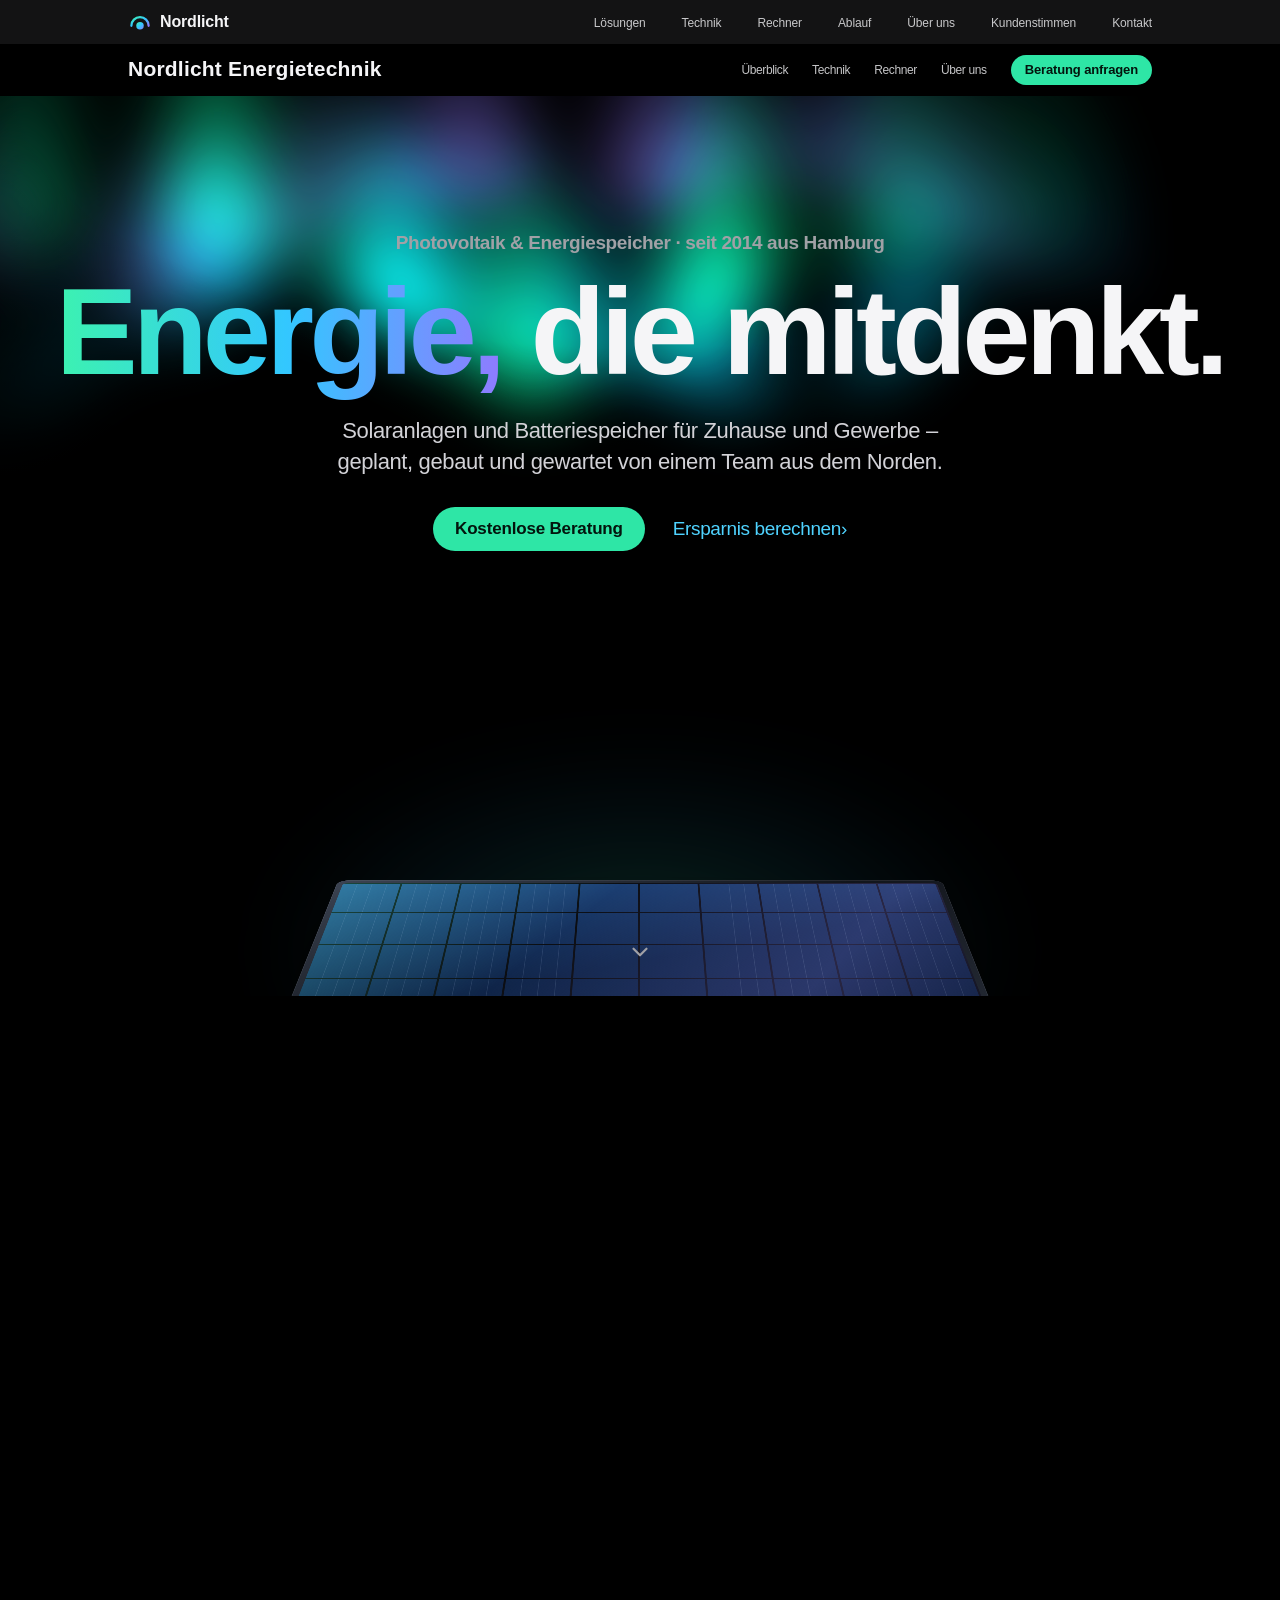
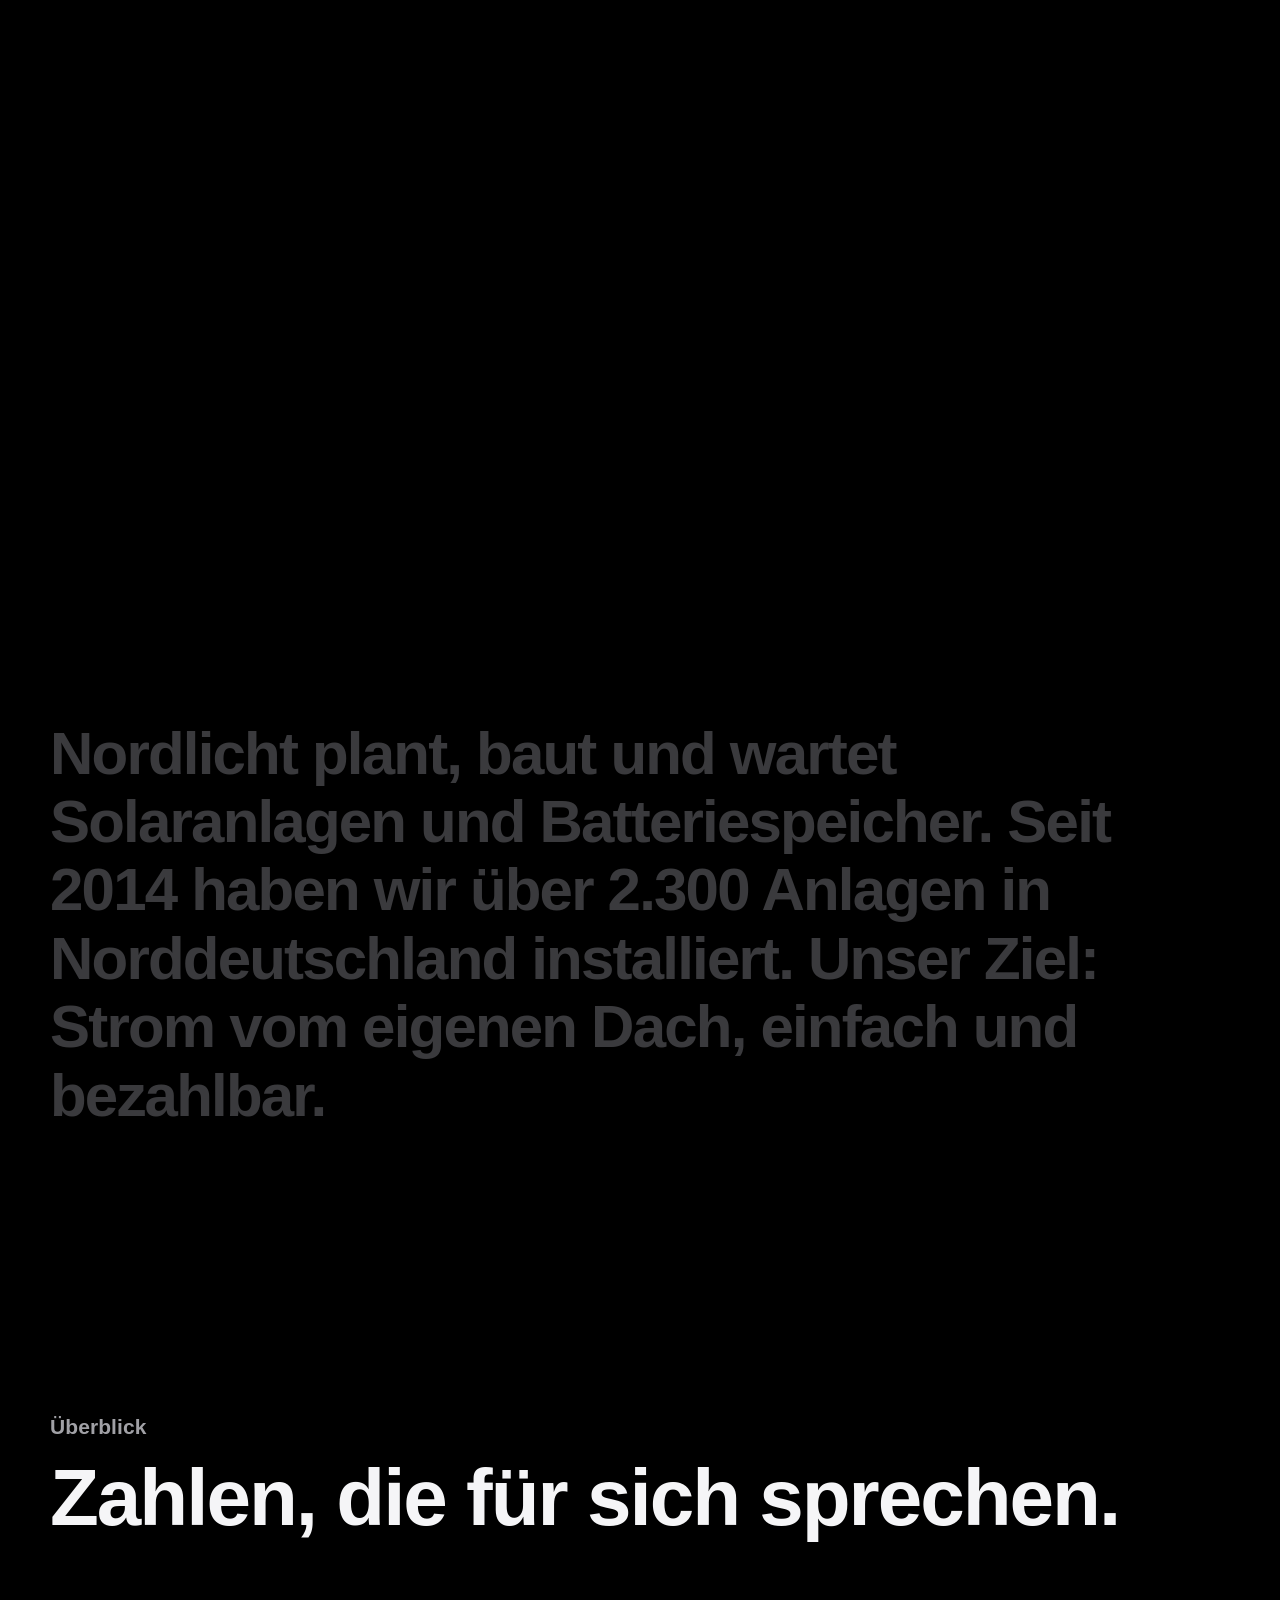
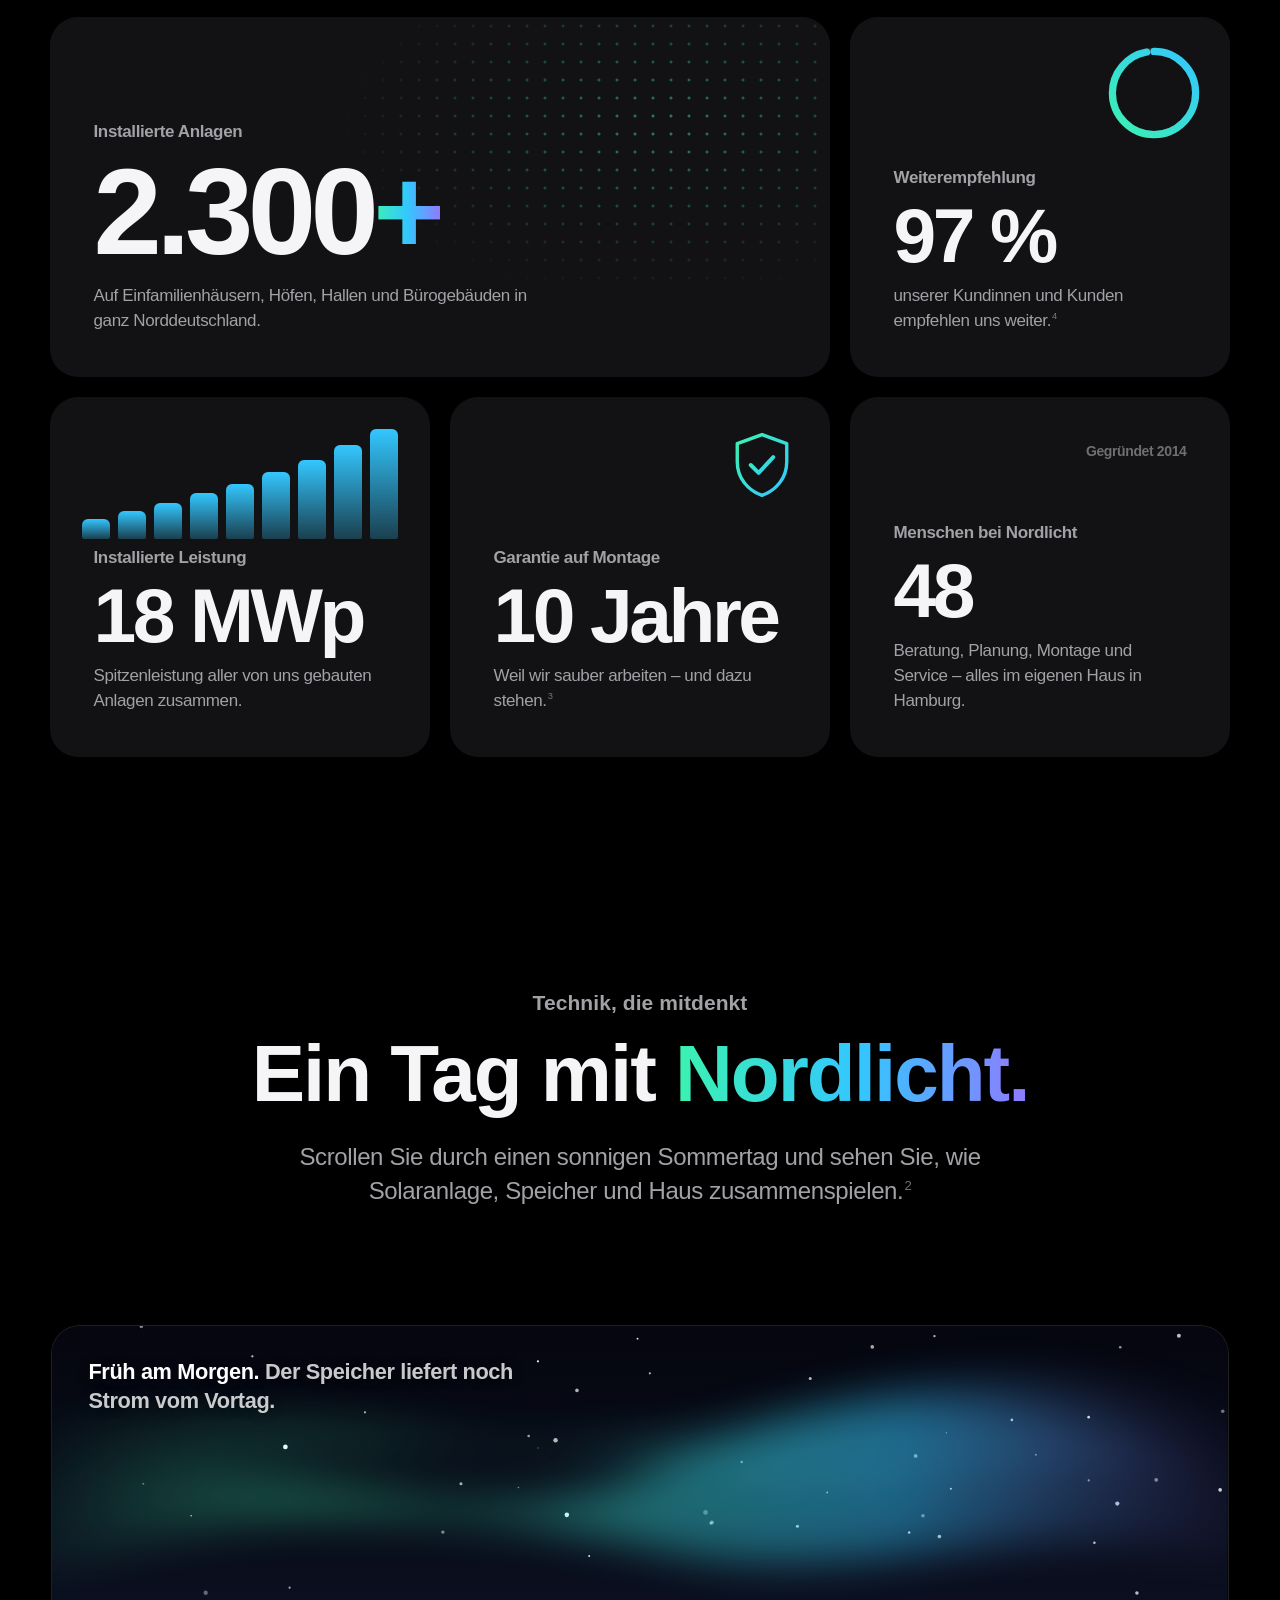
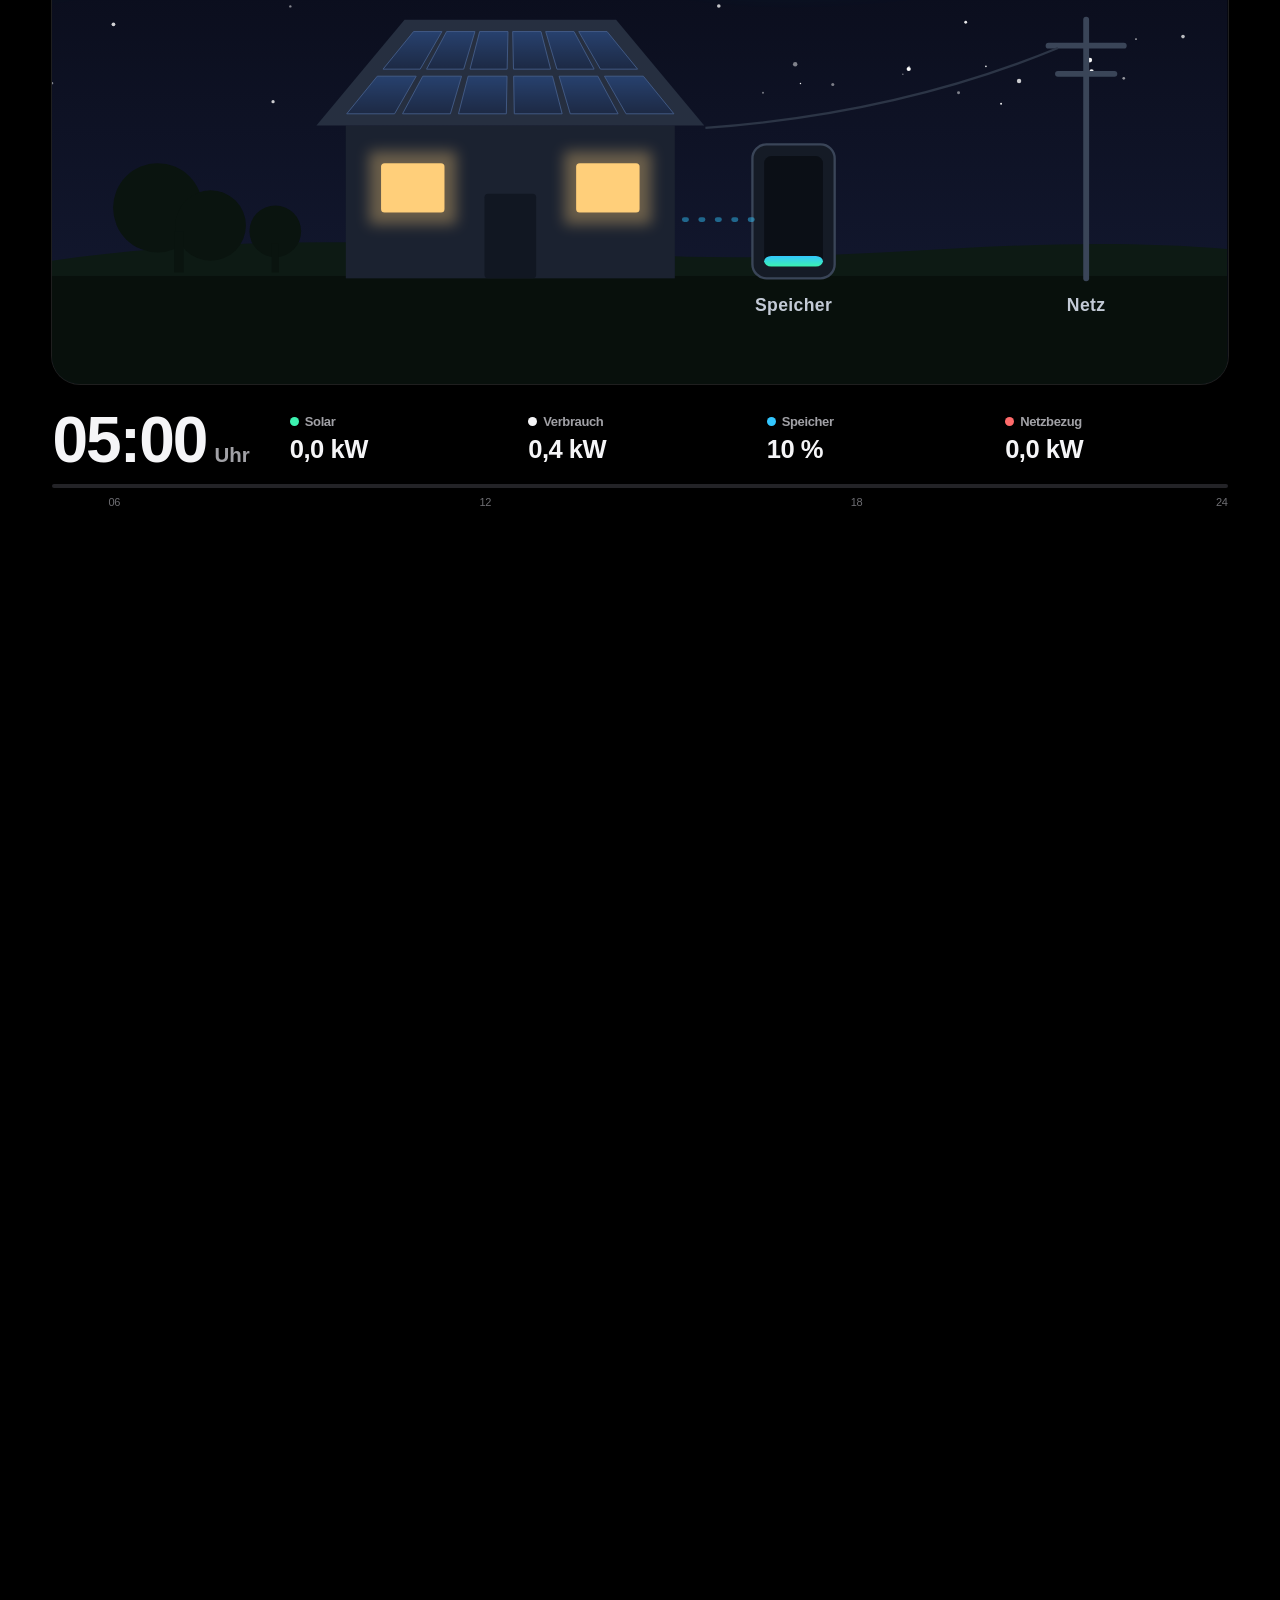
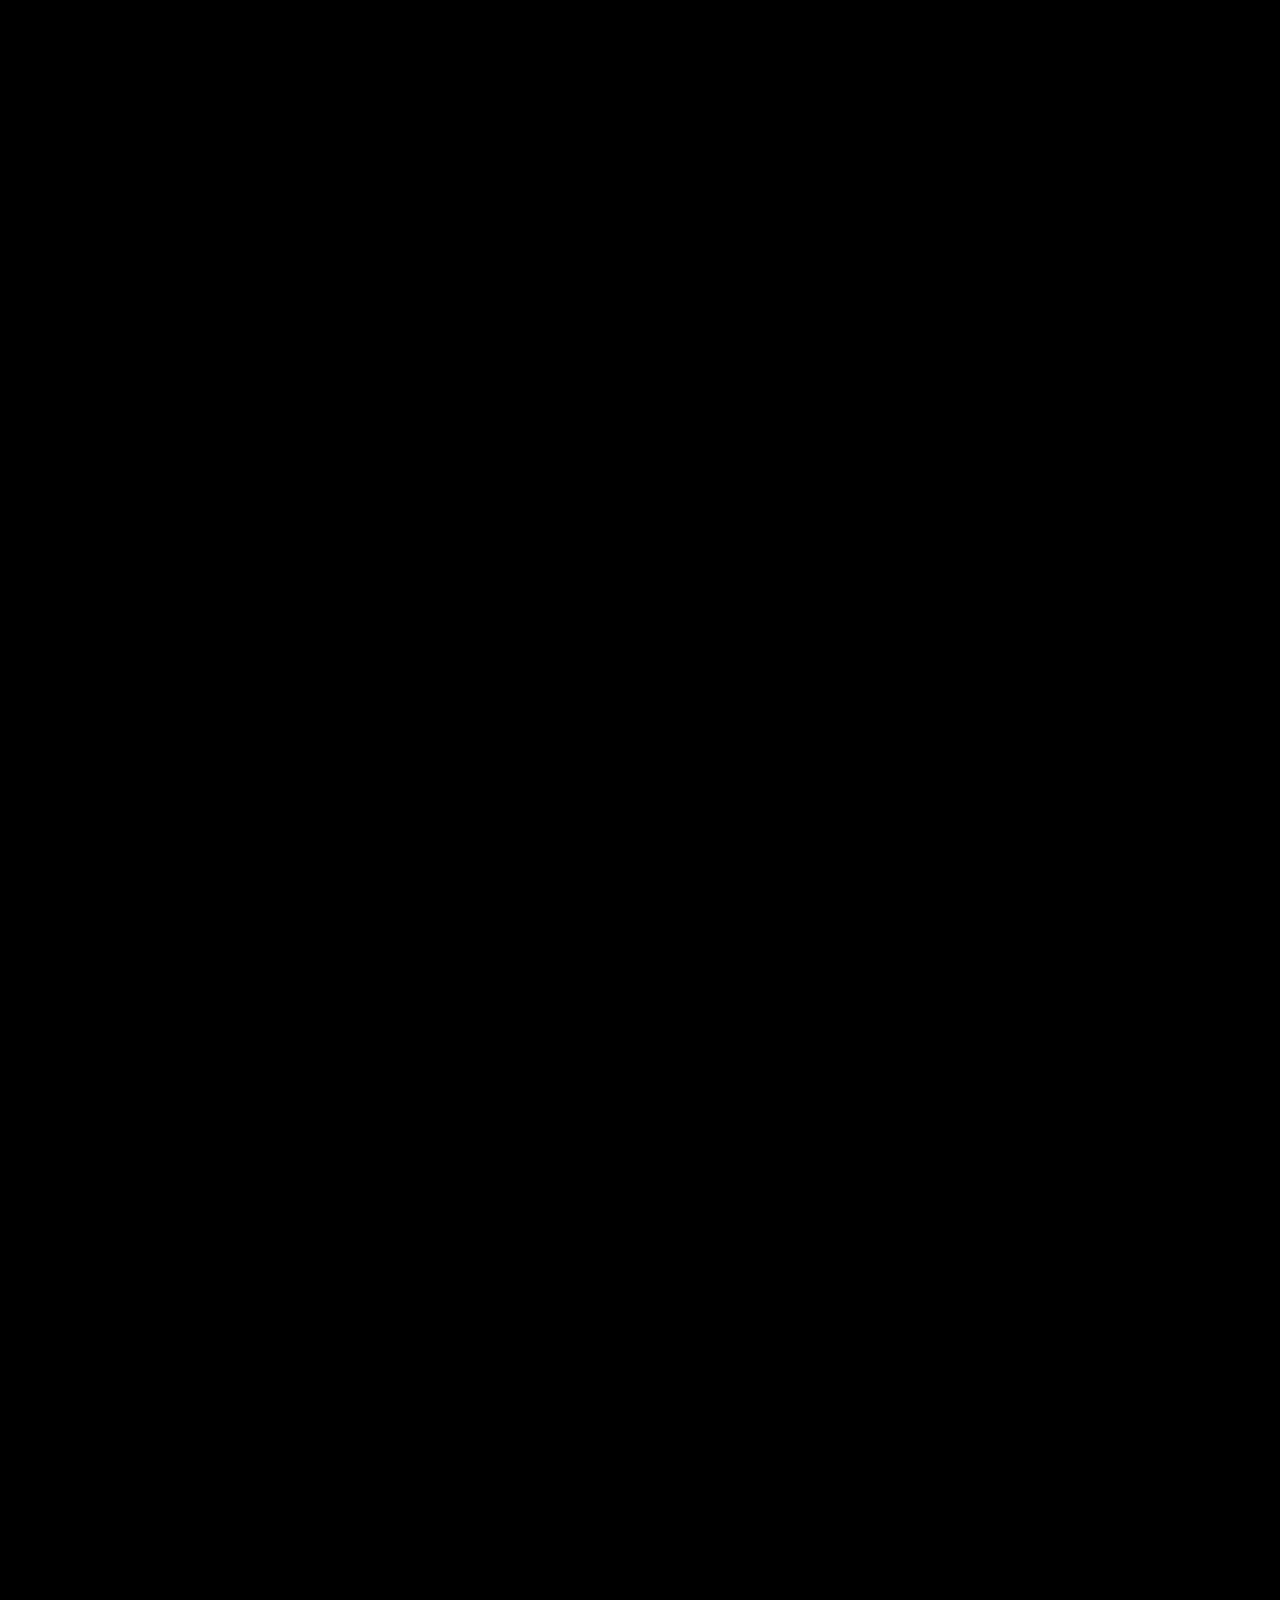
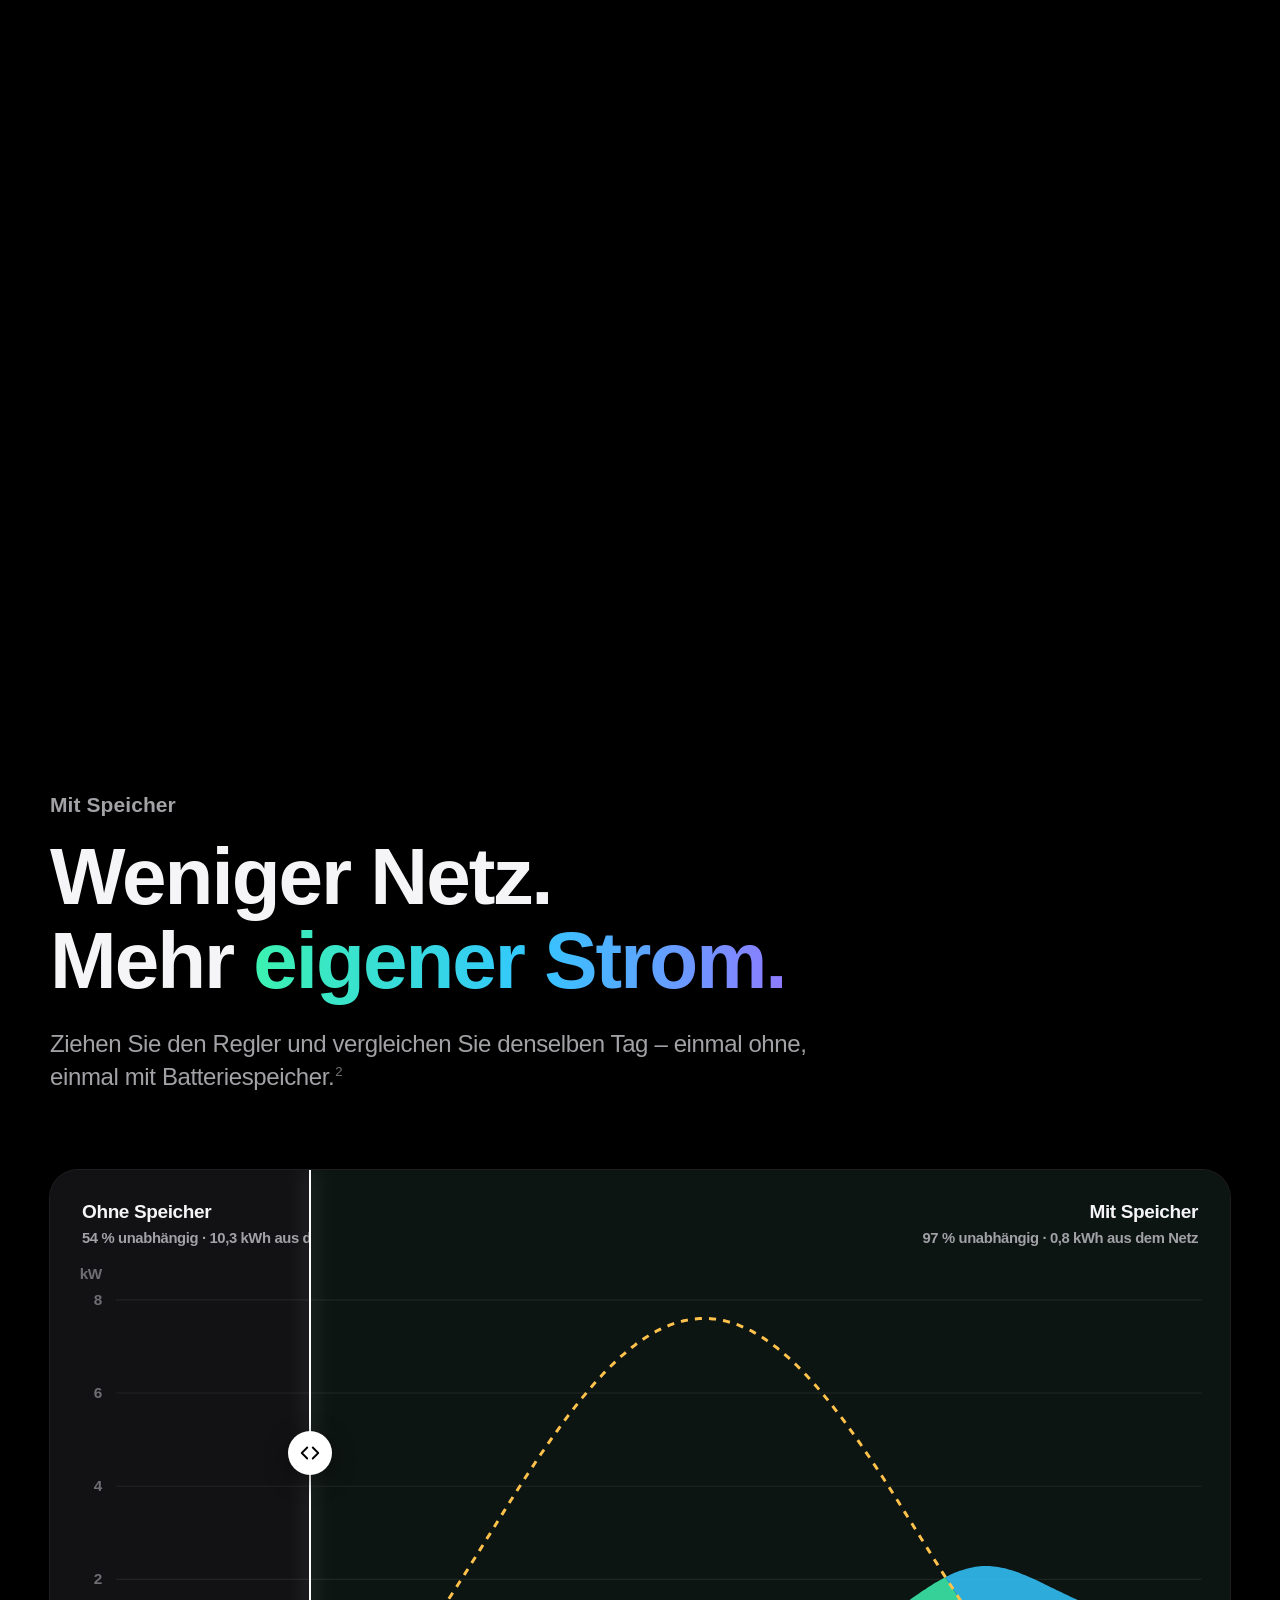
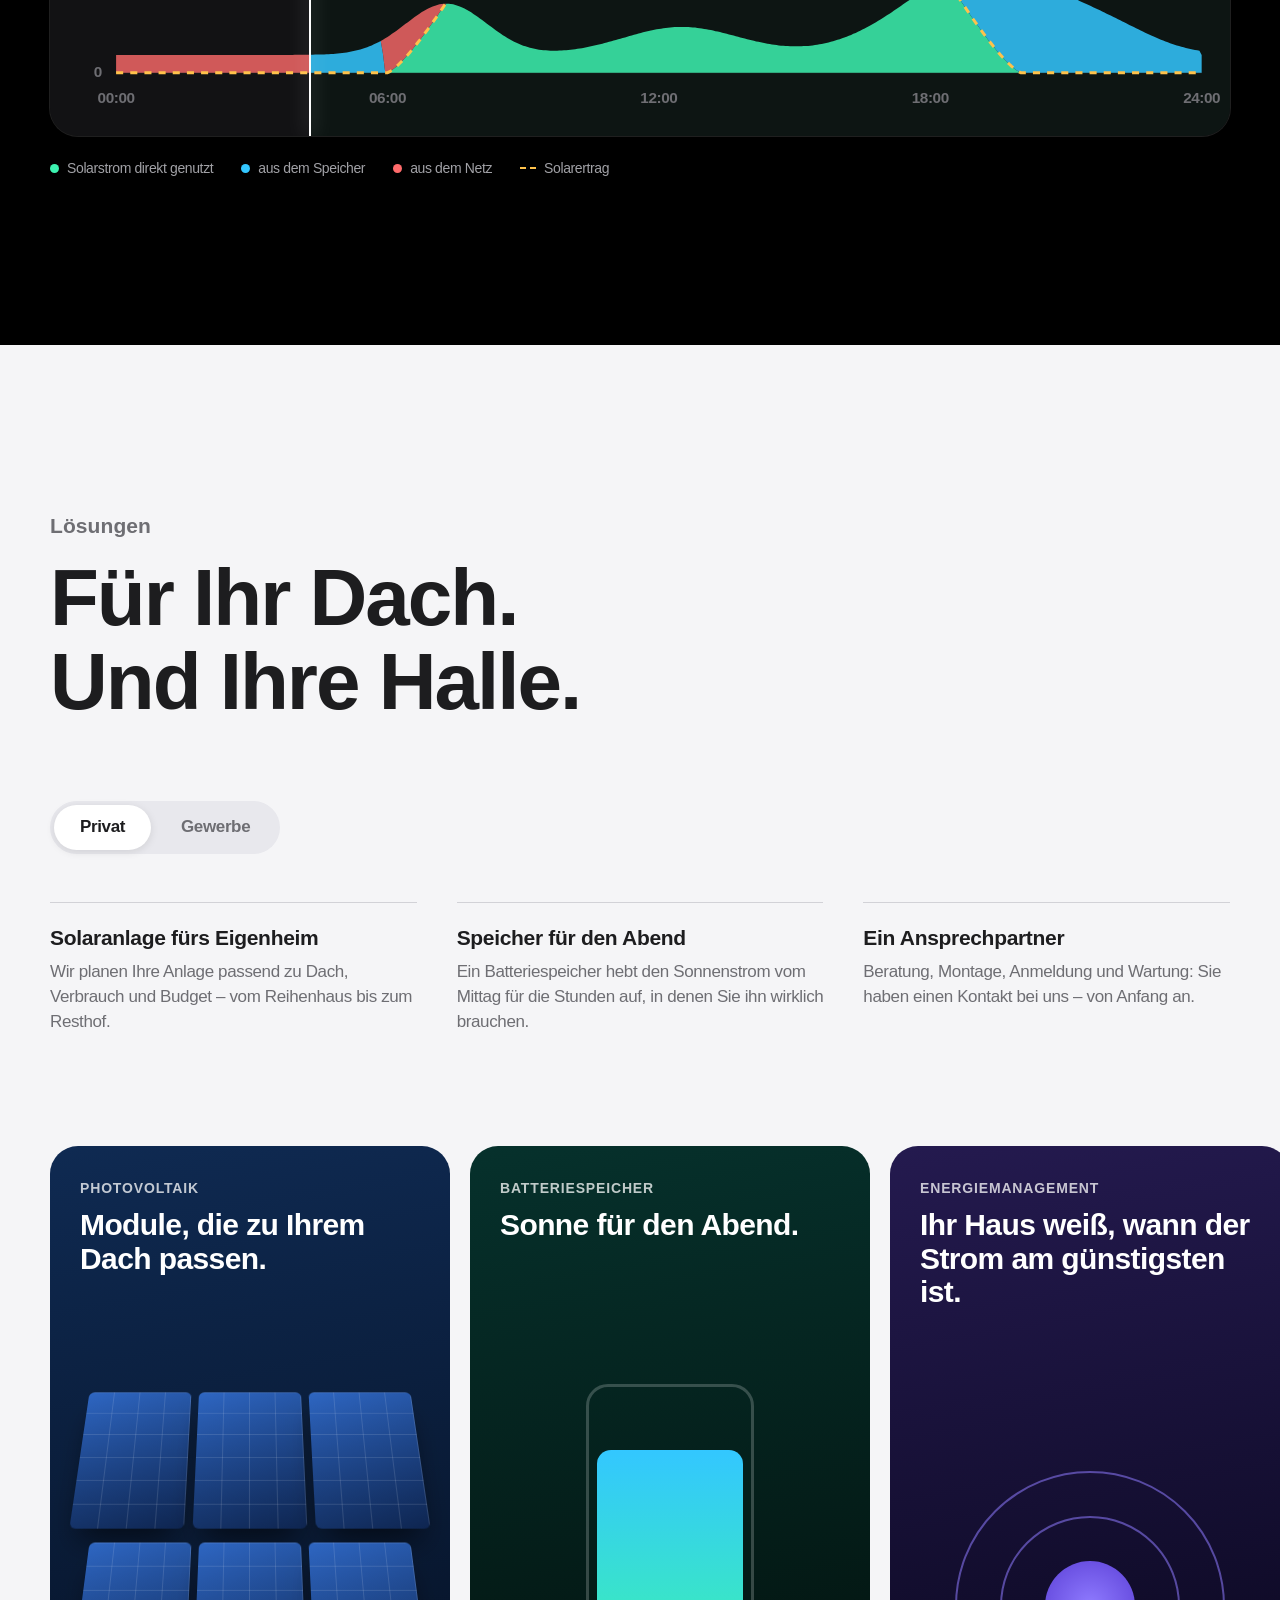
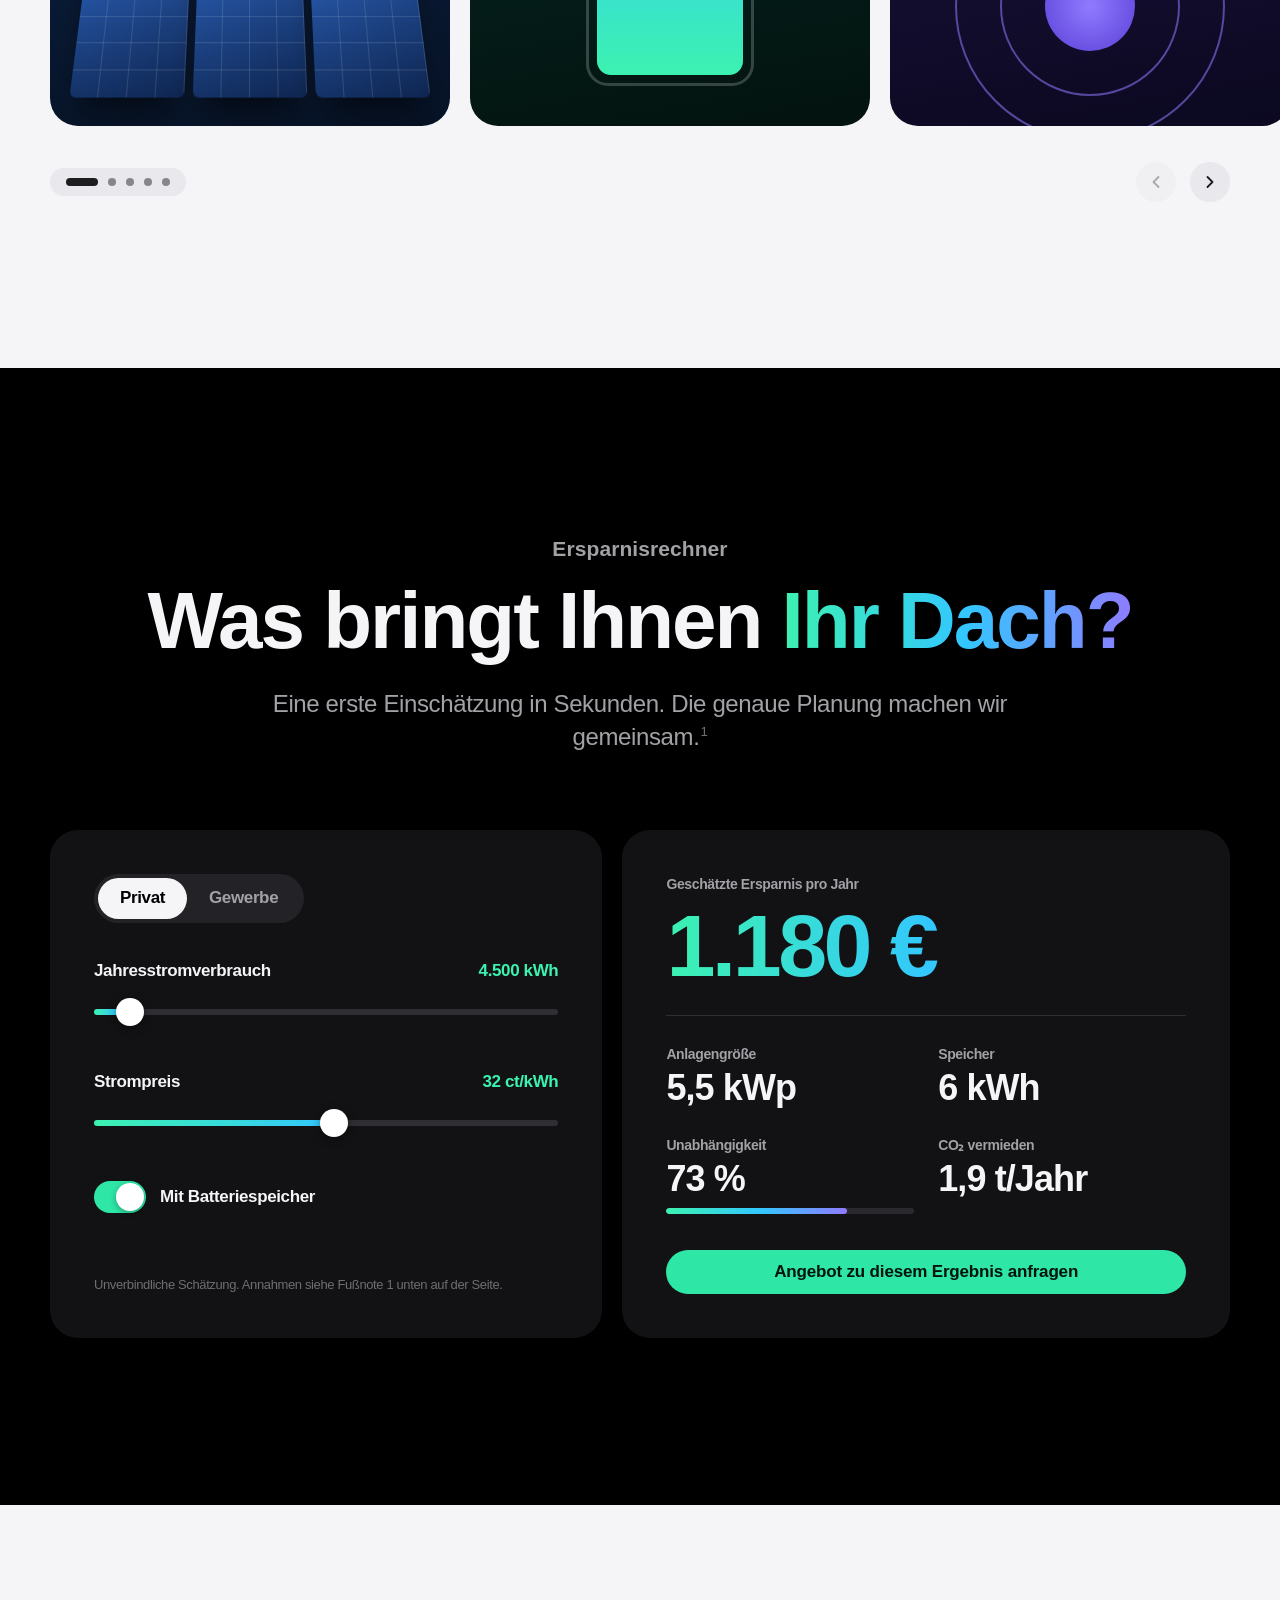
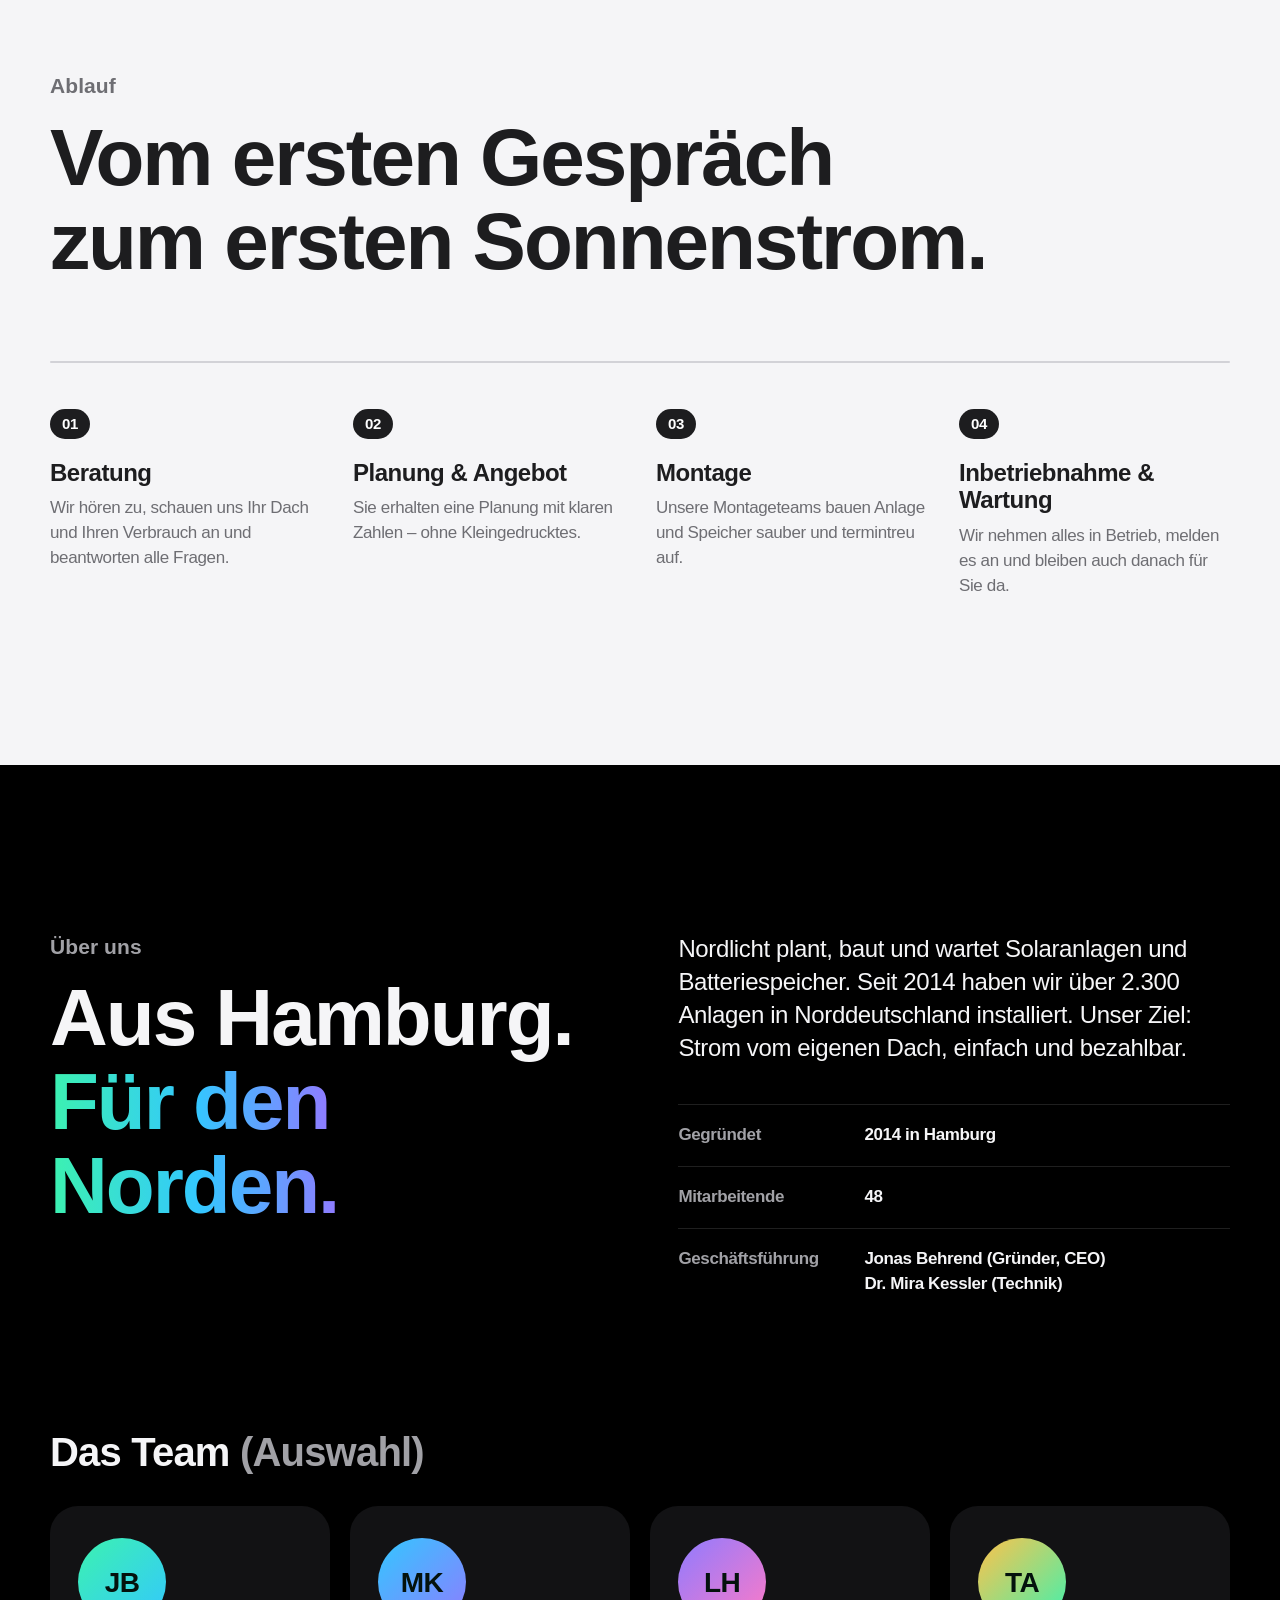
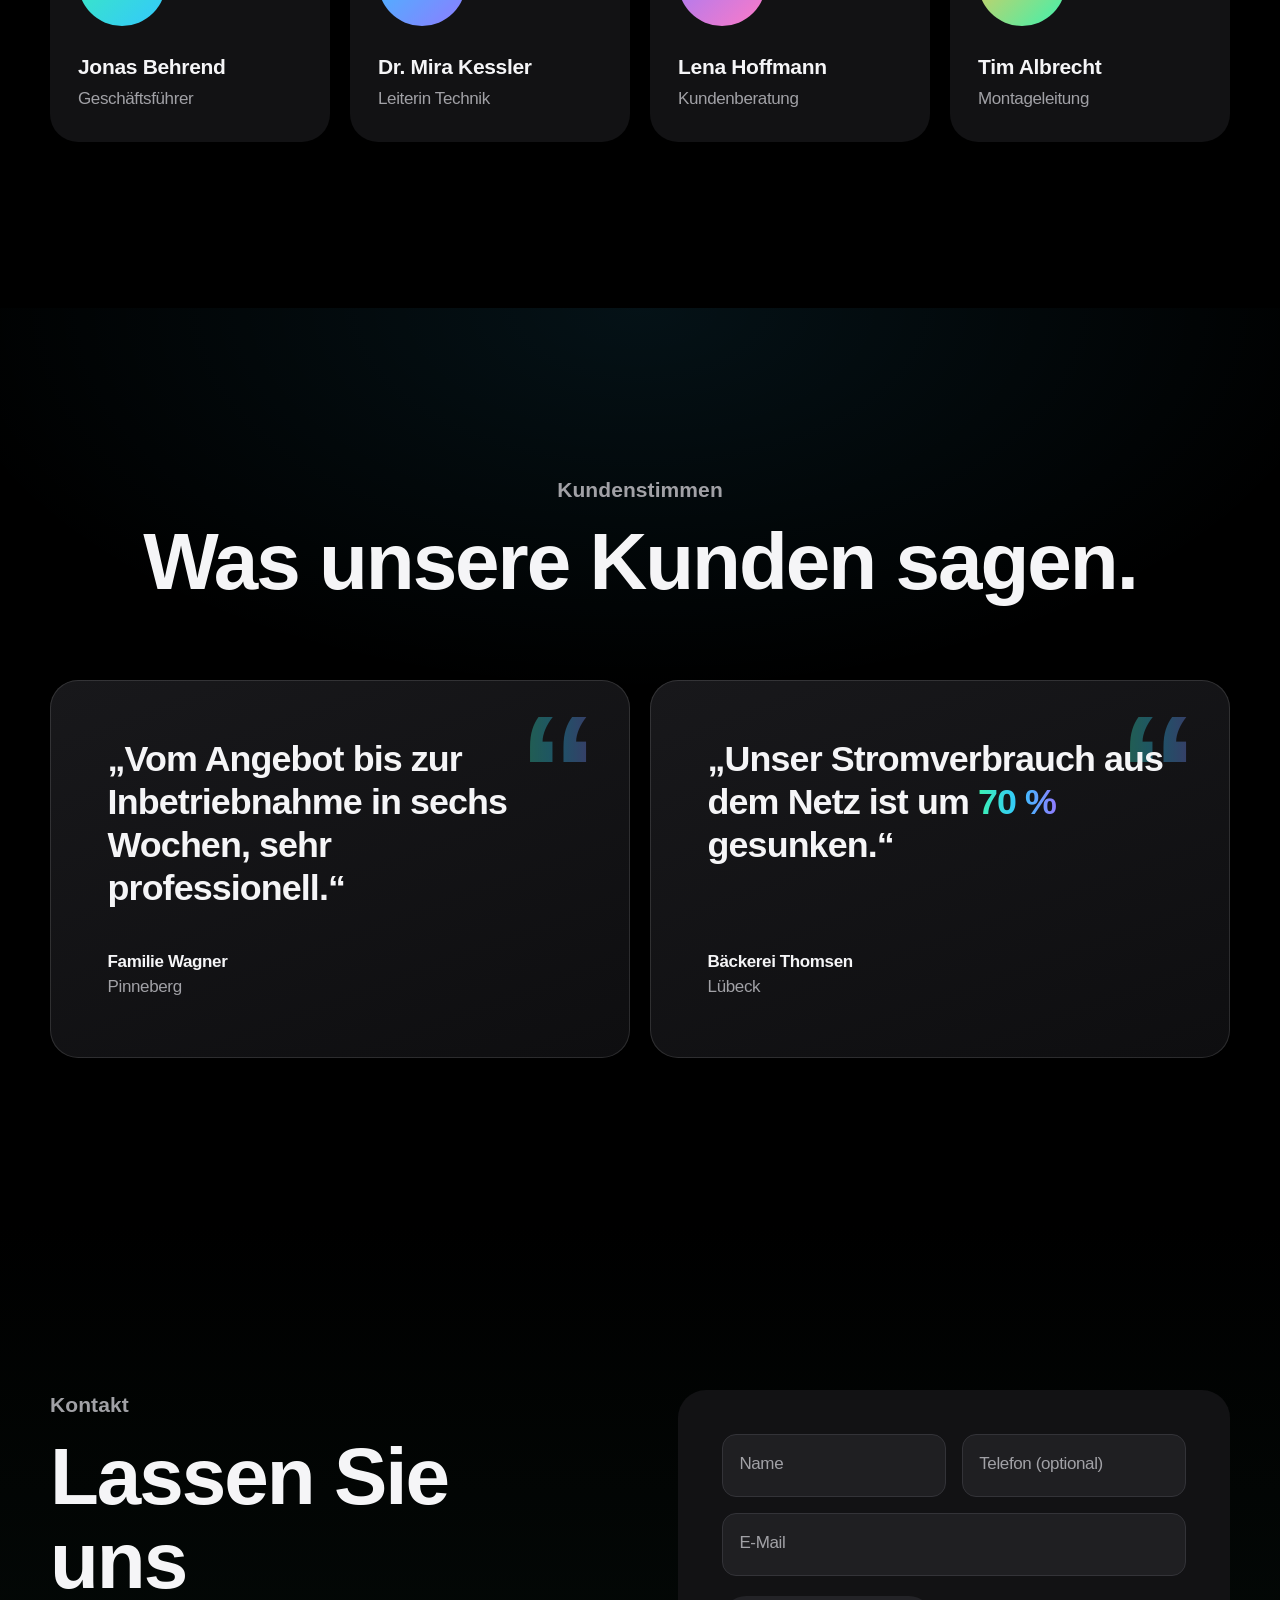
<file: index.html>
<!doctype html>
<html lang="de">
<head>
  <meta charset="utf-8">
  <meta name="viewport" content="width=device-width, initial-scale=1, viewport-fit=cover">
  <title>Nordlicht Energietechnik – Energie, die mitdenkt.</title>
  <meta name="description" content="Photovoltaik und Batteriespeicher für Gewerbe und Privat aus Hamburg. Über 2.300 Anlagen in Norddeutschland – Planung, Montage und Wartung aus einer Hand.">
  <meta name="theme-color" content="#000000">
  <meta property="og:type" content="website">
  <meta property="og:locale" content="de_DE">
  <meta property="og:title" content="Nordlicht Energietechnik – Energie, die mitdenkt.">
  <meta property="og:description" content="Solaranlagen und Batteriespeicher für Zuhause und Gewerbe. Seit 2014 aus Hamburg.">
  <link rel="icon" href="assets/img/favicon.svg" type="image/svg+xml">
  <link rel="stylesheet" href="assets/css/style.css">
  <script>document.documentElement.classList.add('js');</script>
  <script src="assets/js/main.js" defer></script>
  <script type="application/ld+json">
  {
    "@context": "https://schema.org",
    "@type": "LocalBusiness",
    "name": "Nordlicht Energietechnik GmbH",
    "slogan": "Energie, die mitdenkt.",
    "description": "Photovoltaik- und Energiespeicherlösungen für Gewerbe und Privat.",
    "foundingDate": "2014",
    "numberOfEmployees": 48,
    "founder": { "@type": "Person", "name": "Jonas Behrend" },
    "address": {
      "@type": "PostalAddress",
      "streetAddress": "Musterstraße 14",
      "postalCode": "20457",
      "addressLocality": "Hamburg",
      "addressCountry": "DE"
    },
    "telephone": "+49 30 23125410",
    "email": "kontakt@nordlicht-energie.example",
    "openingHours": "Mo-Fr 08:00-17:00",
    "areaServed": "Norddeutschland"
  }
  </script>
</head>
<body>
  <a class="skip-link" href="#main">Zum Inhalt springen</a>

  <!-- ============ Globale Navigation ============ -->
  <header class="gnav" id="gnav">
    <nav class="gnav__inner" aria-label="Hauptnavigation">
      <a class="brand" href="#top" aria-label="Nordlicht Energietechnik – zum Seitenanfang">
        <svg class="brand__mark" viewBox="0 0 32 32" aria-hidden="true">
          <defs>
            <linearGradient id="bm-g" x1="0" y1="0" x2="1" y2="1">
              <stop offset="0" stop-color="#3cf2b0"/><stop offset=".5" stop-color="#33c7ff"/><stop offset="1" stop-color="#8f7bff"/>
            </linearGradient>
          </defs>
          <path d="M4.5 21a11.5 11.5 0 0 1 23 0" fill="none" stroke="url(#bm-g)" stroke-width="3" stroke-linecap="round"/>
          <circle cx="16" cy="21" r="5" fill="url(#bm-g)"/>
          <path d="M3 26.5h26" stroke="url(#bm-g)" stroke-width="2.4" stroke-linecap="round"/>
        </svg>
        <span class="brand__name">Nordlicht</span>
      </a>
      <button class="gnav__toggle" type="button" aria-expanded="false" aria-controls="gnav-menu" aria-label="Menü öffnen">
        <span></span><span></span>
      </button>
      <ul class="gnav__menu" id="gnav-menu">
        <li><a href="#loesungen">Lösungen</a></li>
        <li><a href="#tagesverlauf">Technik</a></li>
        <li><a href="#rechner">Rechner</a></li>
        <li><a href="#ablauf">Ablauf</a></li>
        <li><a href="#ueber-uns">Über uns</a></li>
        <li><a href="#stimmen">Kundenstimmen</a></li>
        <li><a href="#kontakt">Kontakt</a></li>
      </ul>
    </nav>
  </header>

  <!-- ============ Lokale Navigation (sticky) ============ -->
  <div class="lnav" id="lnav">
    <div class="lnav__inner">
      <a class="lnav__title" href="#top">Nordlicht Energietechnik</a>
      <div class="lnav__right">
        <ul class="lnav__links">
          <li><a href="#zahlen">Überblick</a></li>
          <li><a href="#tagesverlauf">Technik</a></li>
          <li><a href="#rechner">Rechner</a></li>
          <li><a href="#ueber-uns">Über uns</a></li>
        </ul>
        <a class="btn btn--sm" href="#kontakt">Beratung anfragen</a>
      </div>
    </div>
  </div>

  <main id="main">

    <!-- ============ Hero (Scroll-Szene) ============ -->
    <section class="hero" id="top" data-hero aria-label="Einleitung">
      <div class="hero__sticky">
        <canvas class="hero__aurora" id="aurora" aria-hidden="true"></canvas>
        <div class="hero__vignette" aria-hidden="true"></div>

        <div class="hero__content">
          <p class="hero__eyebrow">Photovoltaik &amp; Energiespeicher · seit 2014 aus Hamburg</p>
          <h1 class="hero__title"><span class="grad-text">Energie,</span> die&nbsp;mitdenkt.</h1>
          <p class="hero__lead">Solaranlagen und Batteriespeicher für Zuhause und Gewerbe – geplant, gebaut und gewartet von einem Team aus dem Norden.</p>
          <div class="hero__cta">
            <a class="btn" href="#kontakt">Kostenlose Beratung</a>
            <a class="link-arrow" href="#rechner">Ersparnis berechnen</a>
          </div>
        </div>

        <div class="hero__visual" aria-hidden="true">
          <div class="hero__glow"></div>
          <div class="panel">
            <div class="panel__cells"></div>
            <div class="panel__sheen"></div>
          </div>
        </div>

        <p class="hero__after">Strom vom eigenen Dach.<br><span class="grad-text">Einfach und bezahlbar.</span></p>

        <a class="scroll-cue" href="#intro" aria-label="Weiter scrollen">
          <svg viewBox="0 0 24 24" aria-hidden="true"><path d="M6 9l6 6 6-6" fill="none" stroke="currentColor" stroke-width="2" stroke-linecap="round" stroke-linejoin="round"/></svg>
        </a>
      </div>
    </section>

    <!-- ============ Intro (Wort-für-Wort-Highlight) ============ -->
    <section class="intro section" id="intro">
      <div class="container">
        <p class="words" data-words>Nordlicht plant, baut und wartet Solaranlagen und Batteriespeicher. Seit 2014 haben wir über 2.300 Anlagen in Norddeutschland installiert. Unser Ziel: Strom vom eigenen Dach, einfach und bezahlbar.</p>
      </div>
    </section>

    <!-- ============ Zahlen / Bento ============ -->
    <section class="section section--tight" id="zahlen" aria-labelledby="zahlen-title">
      <div class="container">
        <header class="section-head" data-reveal>
          <p class="eyebrow">Überblick</p>
          <h2 class="h2" id="zahlen-title">Zahlen, die für sich sprechen.</h2>
        </header>

        <div class="bento">
          <article class="tile tile--wide tile--map" data-reveal>
            <div class="dotfield" aria-hidden="true"></div>
            <p class="tile__label">Installierte Anlagen</p>
            <p class="stat"><span data-count="2300">0</span><span class="grad-text">+</span></p>
            <p class="tile__text">Auf Einfamilienhäusern, Höfen, Hallen und Bürogebäuden in ganz Norddeutschland.</p>
          </article>

          <article class="tile tile--ring" data-reveal style="--d:120ms">
            <svg class="ring" viewBox="0 0 120 120" aria-hidden="true">
              <defs>
                <linearGradient id="ring-g" x1="0" y1="0" x2="1" y2="1">
                  <stop offset="0" stop-color="#3cf2b0"/><stop offset="1" stop-color="#33c7ff"/>
                </linearGradient>
              </defs>
              <circle class="ring__track" cx="60" cy="60" r="52"/>
              <circle class="ring__bar" cx="60" cy="60" r="52" style="--v:.97"/>
            </svg>
            <p class="tile__label">Weiterempfehlung</p>
            <p class="stat stat--m"><span data-count="97">0</span>&nbsp;%</p>
            <p class="tile__text">unserer Kundinnen und Kunden empfehlen uns weiter.<sup><a href="#fn-4">4</a></sup></p>
          </article>

          <article class="tile tile--bars" data-reveal>
            <div class="bars" aria-hidden="true">
              <span style="--h:.18"></span><span style="--h:.26"></span><span style="--h:.33"></span><span style="--h:.42"></span><span style="--h:.5"></span><span style="--h:.61"></span><span style="--h:.72"></span><span style="--h:.86"></span><span style="--h:1"></span>
            </div>
            <p class="tile__label">Installierte Leistung</p>
            <p class="stat stat--m"><span data-count="18">0</span>&nbsp;MWp</p>
            <p class="tile__text">Spitzenleistung aller von uns gebauten Anlagen zusammen.</p>
          </article>

          <article class="tile tile--shield" data-reveal style="--d:120ms">
            <svg class="shield" viewBox="0 0 64 64" aria-hidden="true">
              <path d="M32 5l22 8v16c0 14.5-9.4 25.6-22 30-12.6-4.4-22-15.5-22-30V13z" fill="none" stroke="url(#ring-g)" stroke-width="3" stroke-linejoin="round"/>
              <path d="M22 32l7 7 13-14" fill="none" stroke="url(#ring-g)" stroke-width="3.5" stroke-linecap="round" stroke-linejoin="round"/>
            </svg>
            <p class="tile__label">Garantie auf Montage</p>
            <p class="stat stat--m"><span data-count="10">0</span>&nbsp;Jahre</p>
            <p class="tile__text">Weil wir sauber arbeiten – und dazu stehen.<sup><a href="#fn-3">3</a></sup></p>
          </article>

          <article class="tile tile--team" data-reveal style="--d:240ms">
            <p class="tile__label">Menschen bei Nordlicht</p>
            <p class="stat stat--m"><span data-count="48">0</span></p>
            <p class="tile__text">Beratung, Planung, Montage und Service – alles im eigenen Haus in Hamburg.</p>
            <p class="tile__meta">Gegründet 2014</p>
          </article>
        </div>
      </div>
    </section>

    <!-- ============ Tagesverlauf (Scroll-Scrub) ============ -->
    <section class="section section--tight day-intro" id="tagesverlauf" aria-labelledby="day-title">
      <div class="container">
        <header class="section-head section-head--center" data-reveal>
          <p class="eyebrow">Technik, die mitdenkt</p>
          <h2 class="h2" id="day-title">Ein Tag mit <span class="grad-text">Nordlicht.</span></h2>
          <p class="lead">Scrollen Sie durch einen sonnigen Sommertag und sehen Sie, wie Solaranlage, Speicher und Haus zusammenspielen.<sup><a href="#fn-2">2</a></sup></p>
        </header>
      </div>
    </section>

    <section class="day" data-day aria-label="Simulation eines Tagesverlaufs">
      <div class="day__sticky">
        <div class="day__frame">
          <div class="day__stage">
            <svg class="day__svg" viewBox="0 0 1000 560" preserveAspectRatio="xMidYMid slice" role="img" aria-label="Haus mit Solaranlage, Batteriespeicher und Stromnetz im Tagesverlauf">
              <defs>
                <linearGradient id="sky" x1="0" y1="0" x2="0" y2="1">
                  <stop offset="0" id="sky-top" stop-color="#05060f"/>
                  <stop offset="1" id="sky-bottom" stop-color="#141a33"/>
                </linearGradient>
                <radialGradient id="sun-g">
                  <stop offset="0" stop-color="#fff7d6"/>
                  <stop offset=".45" stop-color="#ffd36b"/>
                  <stop offset="1" stop-color="#ffb347" stop-opacity="0"/>
                </radialGradient>
                <linearGradient id="aur-g" x1="0" y1="0" x2="1" y2="0">
                  <stop offset="0" stop-color="#3cf2b0" stop-opacity="0"/>
                  <stop offset=".3" stop-color="#3cf2b0"/>
                  <stop offset=".7" stop-color="#33c7ff"/>
                  <stop offset="1" stop-color="#8f7bff" stop-opacity="0"/>
                </linearGradient>
                <linearGradient id="cell-g" x1="0" y1="0" x2="0" y2="1">
                  <stop offset="0" stop-color="#2a5bb0"/>
                  <stop offset="1" stop-color="#10224a"/>
                </linearGradient>
                <linearGradient id="bat-g" x1="0" y1="1" x2="0" y2="0">
                  <stop offset="0" stop-color="#3cf2b0"/>
                  <stop offset="1" stop-color="#33c7ff"/>
                </linearGradient>
                <filter id="blur-l" x="-20%" y="-50%" width="140%" height="200%"><feGaussianBlur stdDeviation="18"/></filter>
                <filter id="blur-s" x="-50%" y="-50%" width="200%" height="200%"><feGaussianBlur stdDeviation="6"/></filter>
              </defs>

              <rect width="1000" height="560" fill="url(#sky)"/>
              <g id="stars" fill="#fff"></g>
              <g id="aurora-sky" filter="url(#blur-l)" opacity="0">
                <path d="M-50 150 C 150 60, 320 210, 520 120 S 860 60, 1050 140 L 1050 210 C 860 140, 700 230, 520 190 S 150 140, -50 230 Z" fill="url(#aur-g)" opacity=".75"/>
                <path d="M-50 90 C 200 40, 380 140, 600 80 S 900 40, 1050 90 L 1050 130 C 880 90, 700 170, 560 130 S 200 90, -50 150 Z" fill="url(#aur-g)" opacity=".45"/>
              </g>

              <g id="sun">
                <circle r="70" fill="url(#sun-g)" opacity=".55"/>
                <circle r="26" fill="#fff3c4"/>
              </g>

              <!-- Landschaft -->
              <path d="M0 455 C 180 430, 320 440, 500 450 S 820 430, 1000 445 L1000 560 L0 560 Z" id="hill" fill="#0d1a14"/>
              <g id="trees" fill="#0a140f">
                <circle cx="90" cy="410" r="38"/><circle cx="135" cy="425" r="30"/><rect x="104" y="430" width="8" height="35"/>
                <circle cx="190" cy="430" r="22"/><rect x="187" y="440" width="6" height="25"/>
              </g>
              <rect x="0" y="468" width="1000" height="92" id="ground" fill="#08100c"/>

              <!-- Haus -->
              <g id="house">
                <rect x="250" y="340" width="280" height="130" fill="#1b2230" id="house-body"/>
                <polygon points="225,340 300,250 480,250 555,340" fill="#262f40" id="house-roof"/>
                <g id="panels"></g>
                <rect x="280" y="372" width="54" height="42" rx="3" class="win"/>
                <rect x="446" y="372" width="54" height="42" rx="3" class="win"/>
                <rect x="368" y="398" width="44" height="72" rx="3" fill="#111722"/>
                <g id="win-glow" opacity="0">
                  <rect x="280" y="372" width="54" height="42" rx="3" fill="#ffcf7a"/>
                  <rect x="446" y="372" width="54" height="42" rx="3" fill="#ffcf7a"/>
                  <rect x="270" y="362" width="74" height="62" fill="#ffcf7a" opacity=".35" filter="url(#blur-s)"/>
                  <rect x="436" y="362" width="74" height="62" fill="#ffcf7a" opacity=".35" filter="url(#blur-s)"/>
                </g>
              </g>

              <!-- Speicher -->
              <g id="battery">
                <rect x="596" y="356" width="70" height="114" rx="12" fill="#151b26" stroke="#3a4558" stroke-width="2"/>
                <rect x="606" y="366" width="50" height="94" rx="6" fill="#0b0f16"/>
                <rect id="bat-fill" x="606" y="460" width="50" height="0" rx="6" fill="url(#bat-g)"/>
                <text x="631" y="498" text-anchor="middle" class="svg-label">Speicher</text>
              </g>

              <!-- Netz -->
              <g id="grid-pole" stroke="#3a4558" stroke-width="5" stroke-linecap="round" fill="none">
                <path d="M880 470 V 250"/>
                <path d="M848 272 H 912"/>
                <path d="M856 296 H 904"/>
              </g>
              <text x="880" y="498" text-anchor="middle" class="svg-label">Netz</text>
              <path d="M856 274 Q 720 330 556 342" fill="none" stroke="#2c3546" stroke-width="2"/>

              <!-- Energieflüsse -->
              <path class="flow flow--pv" id="flow-charge" d="M480 288 C 560 288, 631 310, 631 356"/>
              <path class="flow flow--bat" id="flow-dis" d="M596 420 H 530"/>
              <path class="flow flow--grid" id="flow-grid" d="M856 274 Q 720 330 556 342"/>
              <path class="flow flow--feed" id="flow-feed" d="M556 336 Q 720 322 856 268"/>
            </svg>

            <ol class="day__captions" aria-live="polite">
              <li class="day__caption" data-from="0" data-to="7.5"><strong>Früh am Morgen.</strong> Der Speicher liefert noch Strom vom Vortag.</li>
              <li class="day__caption" data-from="7.5" data-to="11"><strong>Die Sonne geht auf.</strong> Die Anlage versorgt das Haus direkt.</li>
              <li class="day__caption" data-from="11" data-to="16.5"><strong>Mittags.</strong> Der Überschuss lädt den Speicher, der Rest geht ins Netz.</li>
              <li class="day__caption" data-from="16.5" data-to="21"><strong>Am Abend.</strong> Der Speicher übernimmt, wenn alle zu Hause sind.</li>
              <li class="day__caption" data-from="21" data-to="25"><strong>Nachts.</strong> Strom vom eigenen Dach – auch im Dunkeln.</li>
            </ol>
          </div>

          <div class="day__hud">
            <p class="day__clock"><span id="day-time">05:00</span><small>Uhr</small></p>
            <dl class="day__metrics">
              <div><dt><i class="dot dot--pv"></i>Solar</dt><dd><span data-m="pv">0,0</span> kW</dd></div>
              <div><dt><i class="dot dot--load"></i>Verbrauch</dt><dd><span data-m="load">0,0</span> kW</dd></div>
              <div><dt><i class="dot dot--bat"></i>Speicher</dt><dd><span data-m="soc">0</span> %</dd></div>
              <div><dt><i class="dot dot--grid"></i>Netzbezug</dt><dd><span data-m="grid">0,0</span> kW</dd></div>
            </dl>
            <div class="day__bar" aria-hidden="true"><span class="day__bar-fill"></span>
              <span class="day__ticks"><i>06</i><i>12</i><i>18</i><i>24</i></span>
            </div>
          </div>
        </div>
      </div>
    </section>

    <!-- ============ Vergleich (Vorher/Nachher-Slider) ============ -->
    <section class="section" id="vergleich" aria-labelledby="compare-title">
      <div class="container">
        <header class="section-head" data-reveal>
          <p class="eyebrow">Mit Speicher</p>
          <h2 class="h2" id="compare-title">Weniger Netz.<br>Mehr <span class="grad-text">eigener Strom.</span></h2>
          <p class="lead">Ziehen Sie den Regler und vergleichen Sie denselben Tag – einmal ohne, einmal mit Batteriespeicher.<sup><a href="#fn-2">2</a></sup></p>
        </header>

        <div class="compare" data-compare data-reveal>
          <div class="compare__layer compare__layer--base">
            <svg class="compare__chart" id="chart-without" viewBox="0 0 1000 480" aria-hidden="true"></svg>
            <p class="compare__tag compare__tag--left">Ohne Speicher<span id="aut-without">–</span></p>
          </div>
          <div class="compare__layer compare__layer--top">
            <svg class="compare__chart" id="chart-with" viewBox="0 0 1000 480" aria-hidden="true"></svg>
            <p class="compare__tag compare__tag--right">Mit Speicher<span id="aut-with">–</span></p>
          </div>
          <div class="compare__handle" role="slider" tabindex="0" aria-label="Vergleichsregler: ohne Speicher gegenüber mit Speicher" aria-valuemin="0" aria-valuemax="100" aria-valuenow="50" aria-valuetext="50 Prozent">
            <span class="compare__knob">
              <svg viewBox="0 0 24 24" aria-hidden="true"><path d="M9 6l-6 6 6 6M15 6l6 6-6 6" fill="none" stroke="currentColor" stroke-width="2" stroke-linecap="round" stroke-linejoin="round"/></svg>
            </span>
          </div>
        </div>
        <ul class="legend" data-reveal>
          <li><i class="dot dot--pv"></i>Solarstrom direkt genutzt</li>
          <li><i class="dot dot--bat"></i>aus dem Speicher</li>
          <li><i class="dot dot--grid"></i>aus dem Netz</li>
          <li><i class="dot dot--line"></i>Solarertrag</li>
        </ul>
      </div>
    </section>

    <!-- ============ Lösungen (Tabs + Galerie) ============ -->
    <section class="section section--light" id="loesungen" aria-labelledby="sol-title">
      <div class="container">
        <header class="section-head" data-reveal>
          <p class="eyebrow">Lösungen</p>
          <h2 class="h2" id="sol-title">Für Ihr Dach.<br>Und Ihre Halle.</h2>
        </header>

        <div class="tabs" data-tabs data-reveal>
          <div class="tabs__list" role="tablist" aria-label="Zielgruppe">
            <button class="tabs__tab" role="tab" id="tab-privat" aria-controls="panel-privat" aria-selected="true">Privat</button>
            <button class="tabs__tab" role="tab" id="tab-gewerbe" aria-controls="panel-gewerbe" aria-selected="false" tabindex="-1">Gewerbe</button>
            <span class="tabs__ink" aria-hidden="true"></span>
          </div>

          <div class="tabs__panel" role="tabpanel" id="panel-privat" aria-labelledby="tab-privat">
            <div class="feature-grid">
              <div class="feature">
                <h3>Solaranlage fürs Eigenheim</h3>
                <p>Wir planen Ihre Anlage passend zu Dach, Verbrauch und Budget – vom Reihenhaus bis zum Resthof.</p>
              </div>
              <div class="feature">
                <h3>Speicher für den Abend</h3>
                <p>Ein Batteriespeicher hebt den Sonnenstrom vom Mittag für die Stunden auf, in denen Sie ihn wirklich brauchen.</p>
              </div>
              <div class="feature">
                <h3>Ein Ansprechpartner</h3>
                <p>Beratung, Montage, Anmeldung und Wartung: Sie haben einen Kontakt bei uns – von Anfang an.</p>
              </div>
            </div>
          </div>

          <div class="tabs__panel" role="tabpanel" id="panel-gewerbe" aria-labelledby="tab-gewerbe" hidden>
            <div class="feature-grid">
              <div class="feature">
                <h3>Große Dachflächen nutzen</h3>
                <p>Hallen, Werkstätten und Bürogebäude bieten Platz für Strom, der direkt im Betrieb verbraucht wird.</p>
              </div>
              <div class="feature">
                <h3>Verbrauch tagsüber decken</h3>
                <p>Betriebe arbeiten, wenn die Sonne scheint. Das macht Solarstrom im Gewerbe besonders wirtschaftlich.</p>
              </div>
              <div class="feature">
                <h3>Aus der Praxis</h3>
                <p>„Unser Stromverbrauch aus dem Netz ist um 70&nbsp;% gesunken.“ <br><span class="muted">– Bäckerei Thomsen, Lübeck</span></p>
              </div>
            </div>
          </div>
        </div>
      </div>

      <div class="gallery" data-gallery data-reveal>
        <div class="gallery__track" tabindex="0" aria-label="Leistungen – horizontal scrollen">
          <article class="card card--pv">
            <div class="card__text">
              <p class="card__eyebrow">Photovoltaik</p>
              <h3 class="card__title">Module, die zu Ihrem Dach passen.</h3>
            </div>
            <div class="card__art art-pv" aria-hidden="true"><span></span><span></span><span></span><span></span><span></span><span></span></div>
          </article>
          <article class="card card--bat">
            <div class="card__text">
              <p class="card__eyebrow">Batteriespeicher</p>
              <h3 class="card__title">Sonne für den Abend.</h3>
            </div>
            <div class="card__art art-bat" aria-hidden="true"><span></span></div>
          </article>
          <article class="card card--ems">
            <div class="card__text">
              <p class="card__eyebrow">Energiemanagement</p>
              <h3 class="card__title">Ihr Haus weiß, wann der Strom am günstigsten ist.</h3>
            </div>
            <div class="card__art art-ems" aria-hidden="true"><span></span><span></span><span></span></div>
          </article>
          <article class="card card--mount">
            <div class="card__text">
              <p class="card__eyebrow">Montage</p>
              <h3 class="card__title">Aus einer Hand. Mit 10 Jahren Garantie.</h3>
            </div>
            <div class="card__art art-mount" aria-hidden="true"><span></span></div>
          </article>
          <article class="card card--service">
            <div class="card__text">
              <p class="card__eyebrow">Wartung &amp; Monitoring</p>
              <h3 class="card__title">Wir bleiben dran. Jahr für Jahr.</h3>
            </div>
            <div class="card__art art-service" aria-hidden="true"><span></span></div>
          </article>
        </div>
        <div class="gallery__controls container">
          <div class="gallery__dots" role="group" aria-label="Galerieposition"></div>
          <div class="gallery__paddles">
            <button class="paddle" type="button" data-dir="-1" aria-label="Zurück"><svg viewBox="0 0 24 24" aria-hidden="true"><path d="M15 6l-6 6 6 6" fill="none" stroke="currentColor" stroke-width="2.2" stroke-linecap="round" stroke-linejoin="round"/></svg></button>
            <button class="paddle" type="button" data-dir="1" aria-label="Weiter"><svg viewBox="0 0 24 24" aria-hidden="true"><path d="M9 6l6 6-6 6" fill="none" stroke="currentColor" stroke-width="2.2" stroke-linecap="round" stroke-linejoin="round"/></svg></button>
          </div>
        </div>
      </div>
    </section>

    <!-- ============ Rechner ============ -->
    <section class="section" id="rechner" aria-labelledby="calc-title">
      <div class="container">
        <header class="section-head section-head--center" data-reveal>
          <p class="eyebrow">Ersparnisrechner</p>
          <h2 class="h2" id="calc-title">Was bringt Ihnen <span class="grad-text">Ihr Dach?</span></h2>
          <p class="lead">Eine erste Einschätzung in Sekunden. Die genaue Planung machen wir gemeinsam.<sup><a href="#fn-1">1</a></sup></p>
        </header>

        <form class="calc" data-calc data-reveal onsubmit="return false">
          <div class="calc__inputs">
            <div class="seg" role="radiogroup" aria-label="Art des Gebäudes">
              <label><input type="radio" name="kind" value="privat" checked><span>Privat</span></label>
              <label><input type="radio" name="kind" value="gewerbe"><span>Gewerbe</span></label>
            </div>

            <div class="field">
              <div class="field__row"><label for="c-usage">Jahresstromverbrauch</label><output id="o-usage" for="c-usage">4.500 kWh</output></div>
              <input class="range" type="range" id="c-usage" min="1500" max="60000" step="500" value="4500">
            </div>

            <div class="field">
              <div class="field__row"><label for="c-price">Strompreis</label><output id="o-price" for="c-price">32 ct/kWh</output></div>
              <input class="range" type="range" id="c-price" min="18" max="45" step="1" value="32">
            </div>

            <label class="switch">
              <input type="checkbox" id="c-battery" checked>
              <span class="switch__track" aria-hidden="true"><span class="switch__thumb"></span></span>
              <span>Mit Batteriespeicher</span>
            </label>
            <p class="calc__hint">Unverbindliche Schätzung. Annahmen siehe Fußnote 1 unten auf der Seite.</p>
          </div>

          <div class="calc__results" aria-live="polite">
            <div class="result result--big">
              <p class="result__label">Geschätzte Ersparnis pro Jahr</p>
              <p class="result__value"><span id="r-saving">0</span>&nbsp;€</p>
            </div>
            <div class="result">
              <p class="result__label">Anlagengröße</p>
              <p class="result__value result__value--s"><span id="r-kwp">0</span>&nbsp;kWp</p>
            </div>
            <div class="result">
              <p class="result__label">Speicher</p>
              <p class="result__value result__value--s"><span id="r-bat">–</span></p>
            </div>
            <div class="result">
              <p class="result__label">Unabhängigkeit</p>
              <p class="result__value result__value--s"><span id="r-aut">0</span>&nbsp;%</p>
              <div class="meter"><span id="r-aut-bar"></span></div>
            </div>
            <div class="result">
              <p class="result__label">CO₂ vermieden</p>
              <p class="result__value result__value--s"><span id="r-co2">0</span>&nbsp;t/Jahr</p>
            </div>
            <a class="btn btn--block" href="#kontakt" id="calc-cta">Angebot zu diesem Ergebnis anfragen</a>
          </div>
        </form>
      </div>
    </section>

    <!-- ============ Ablauf ============ -->
    <section class="section section--light" id="ablauf" aria-labelledby="steps-title">
      <div class="container">
        <header class="section-head" data-reveal>
          <p class="eyebrow">Ablauf</p>
          <h2 class="h2" id="steps-title">Vom ersten Gespräch<br>zum ersten Sonnenstrom.</h2>
        </header>
        <ol class="steps" data-steps>
          <li class="step" data-reveal>
            <span class="step__num">01</span>
            <h3>Beratung</h3>
            <p>Wir hören zu, schauen uns Ihr Dach und Ihren Verbrauch an und beantworten alle Fragen.</p>
          </li>
          <li class="step" data-reveal style="--d:100ms">
            <span class="step__num">02</span>
            <h3>Planung &amp; Angebot</h3>
            <p>Sie erhalten eine Planung mit klaren Zahlen – ohne Kleingedrucktes.</p>
          </li>
          <li class="step" data-reveal style="--d:200ms">
            <span class="step__num">03</span>
            <h3>Montage</h3>
            <p>Unsere Montageteams bauen Anlage und Speicher sauber und termintreu auf.</p>
          </li>
          <li class="step" data-reveal style="--d:300ms">
            <span class="step__num">04</span>
            <h3>Inbetriebnahme &amp; Wartung</h3>
            <p>Wir nehmen alles in Betrieb, melden es an und bleiben auch danach für Sie da.</p>
          </li>
        </ol>
      </div>
    </section>

    <!-- ============ Über uns + Team ============ -->
    <section class="section" id="ueber-uns" aria-labelledby="about-title">
      <div class="container">
        <div class="about">
          <header class="section-head" data-reveal>
            <p class="eyebrow">Über uns</p>
            <h2 class="h2" id="about-title">Aus Hamburg.<br><span class="grad-text">Für den Norden.</span></h2>
          </header>
          <div class="about__text" data-reveal style="--d:120ms">
            <p class="lead lead--light">Nordlicht plant, baut und wartet Solaranlagen und Batteriespeicher. Seit 2014 haben wir über 2.300 Anlagen in Norddeutschland installiert. Unser Ziel: Strom vom eigenen Dach, einfach und bezahlbar.</p>
            <dl class="facts">
              <div><dt>Gegründet</dt><dd>2014 in Hamburg</dd></div>
              <div><dt>Mitarbeitende</dt><dd>48</dd></div>
              <div><dt>Geschäftsführung</dt><dd>Jonas Behrend (Gründer, CEO)<br>Dr. Mira Kessler (Technik)</dd></div>
            </dl>
          </div>
        </div>

        <h3 class="h3" id="team" data-reveal>Das Team <span class="muted">(Auswahl)</span></h3>
        <ul class="team">
          <li class="person" data-reveal>
            <span class="avatar" style="--a:#3cf2b0;--b:#33c7ff" aria-hidden="true">JB</span>
            <h4>Jonas Behrend</h4><p>Geschäftsführer</p>
          </li>
          <li class="person" data-reveal style="--d:80ms">
            <span class="avatar" style="--a:#33c7ff;--b:#8f7bff" aria-hidden="true">MK</span>
            <h4>Dr. Mira Kessler</h4><p>Leiterin Technik</p>
          </li>
          <li class="person" data-reveal style="--d:160ms">
            <span class="avatar" style="--a:#8f7bff;--b:#ff7ac6" aria-hidden="true">LH</span>
            <h4>Lena Hoffmann</h4><p>Kundenberatung</p>
          </li>
          <li class="person" data-reveal style="--d:240ms">
            <span class="avatar" style="--a:#ffc24b;--b:#3cf2b0" aria-hidden="true">TA</span>
            <h4>Tim Albrecht</h4><p>Montageleitung</p>
          </li>
        </ul>
      </div>
    </section>

    <!-- ============ Kundenstimmen ============ -->
    <section class="section section--quotes" id="stimmen" aria-labelledby="quotes-title">
      <div class="container">
        <header class="section-head section-head--center" data-reveal>
          <p class="eyebrow">Kundenstimmen</p>
          <h2 class="h2" id="quotes-title">Was unsere Kunden sagen.</h2>
        </header>
        <div class="quotes">
          <figure class="quote" data-reveal>
            <blockquote><p>„Vom Angebot bis zur Inbetriebnahme in sechs Wochen, sehr professionell.“</p></blockquote>
            <figcaption><strong>Familie Wagner</strong><span>Pinneberg</span></figcaption>
          </figure>
          <figure class="quote" data-reveal style="--d:150ms">
            <blockquote><p>„Unser Stromverbrauch aus dem Netz ist um <span class="grad-text">70&nbsp;%</span> gesunken.“</p></blockquote>
            <figcaption><strong>Bäckerei Thomsen</strong><span>Lübeck</span></figcaption>
          </figure>
        </div>
      </div>
    </section>

    <!-- ============ Kontakt ============ -->
    <section class="section section--contact" id="kontakt" aria-labelledby="contact-title">
      <div class="container">
        <div class="contact">
          <div class="contact__info" data-reveal>
            <p class="eyebrow">Kontakt</p>
            <h2 class="h2" id="contact-title">Lassen Sie uns<br><span class="grad-text">sprechen.</span></h2>
            <p class="lead">Kostenlos und unverbindlich. Wir melden uns innerhalb eines Werktags.</p>

            <ul class="contact__list">
              <li>
                <svg viewBox="0 0 24 24" aria-hidden="true"><path d="M12 21s-7-6.2-7-11.5a7 7 0 0 1 14 0C19 14.8 12 21 12 21z" fill="none" stroke="currentColor" stroke-width="1.8"/><circle cx="12" cy="9.5" r="2.5" fill="none" stroke="currentColor" stroke-width="1.8"/></svg>
                <address>Musterstraße 14<br>20457 Hamburg</address>
              </li>
              <li>
                <svg viewBox="0 0 24 24" aria-hidden="true"><path d="M5 4h4l2 5-2.5 1.5a11 11 0 0 0 5 5L15 13l5 2v4a2 2 0 0 1-2 2A16 16 0 0 1 3 6a2 2 0 0 1 2-2" fill="none" stroke="currentColor" stroke-width="1.8" stroke-linejoin="round"/></svg>
                <a href="tel:+493023125410">030 23125 410</a>
              </li>
              <li>
                <svg viewBox="0 0 24 24" aria-hidden="true"><rect x="3" y="5" width="18" height="14" rx="2" fill="none" stroke="currentColor" stroke-width="1.8"/><path d="M3.5 6l8.5 7 8.5-7" fill="none" stroke="currentColor" stroke-width="1.8"/></svg>
                <a href="mailto:kontakt@nordlicht-energie.example">kontakt@nordlicht-energie.example</a>
              </li>
              <li>
                <svg viewBox="0 0 24 24" aria-hidden="true"><circle cx="12" cy="12" r="9" fill="none" stroke="currentColor" stroke-width="1.8"/><path d="M12 7v5l3 2" fill="none" stroke="currentColor" stroke-width="1.8" stroke-linecap="round"/></svg>
                <span>Mo–Fr 8–17 Uhr <span class="open-state" id="open-state"></span></span>
              </li>
            </ul>
          </div>

          <form class="form" id="contact-form" data-reveal style="--d:120ms" novalidate>
            <div class="form__row">
              <div class="input">
                <input id="f-name" name="name" type="text" autocomplete="name" required placeholder=" ">
                <label for="f-name">Name</label>
              </div>
              <div class="input">
                <input id="f-phone" name="phone" type="tel" autocomplete="tel" placeholder=" ">
                <label for="f-phone">Telefon (optional)</label>
              </div>
            </div>
            <div class="input">
              <input id="f-email" name="email" type="email" autocomplete="email" required placeholder=" ">
              <label for="f-email">E-Mail</label>
            </div>
            <div class="seg seg--form" role="radiogroup" aria-label="Anfrage für">
              <label><input type="radio" name="type" value="Privat" checked><span>Privat</span></label>
              <label><input type="radio" name="type" value="Gewerbe"><span>Gewerbe</span></label>
            </div>
            <div class="input">
              <textarea id="f-msg" name="message" rows="4" placeholder=" "></textarea>
              <label for="f-msg">Ihre Nachricht</label>
            </div>
            <label class="check">
              <input type="checkbox" id="f-consent" required>
              <span>Ich bin einverstanden, dass meine Angaben zur Bearbeitung meiner Anfrage verwendet werden. Mehr in der <a href="datenschutz.html">Datenschutzerklärung</a>.</span>
            </label>
            <button class="btn btn--block" type="submit">Anfrage senden</button>
            <p class="form__note" id="form-note" role="status">Das Formular öffnet Ihr E-Mail-Programm mit einer vorbereiteten Nachricht.</p>
          </form>
        </div>
      </div>
    </section>
  </main>

  <!-- ============ Footer ============ -->
  <footer class="footer">
    <div class="container">
      <ol class="footnotes">
        <li id="fn-1">Unverbindliche Schätzung auf Basis typischer Annahmen für Norddeutschland: 920 kWh Jahresertrag je kWp, Eigenverbrauch ca. 30 % ohne bzw. ca. 65 % mit Speicher (Gewerbe: 55 % bzw. 75 %), Einspeisevergütung 7 ct/kWh, 0,38 kg CO₂ je kWh. Ersetzt keine individuelle Planung.</li>
        <li id="fn-2">Modellhafte Simulation eines sonnigen Sommertags mit einer 10-kWp-Anlage und einem 10-kWh-Speicher. Reale Werte hängen von Wetter, Dach und Verbrauch ab.</li>
        <li id="fn-3">Die Garantie bezieht sich auf die Montageleistung. Für Komponenten gelten die jeweiligen Herstellergarantien.</li>
        <li id="fn-4">Angabe des Unternehmens.</li>
      </ol>
      <div class="footer__grid">
        <div>
          <h3>Nordlicht</h3>
          <ul><li><a href="#loesungen">Lösungen</a></li><li><a href="#tagesverlauf">Technik</a></li><li><a href="#rechner">Rechner</a></li><li><a href="#ablauf">Ablauf</a></li></ul>
        </div>
        <div>
          <h3>Unternehmen</h3>
          <ul><li><a href="#ueber-uns">Über uns</a></li><li><a href="#team">Team</a></li><li><a href="#stimmen">Kundenstimmen</a></li></ul>
        </div>
        <div>
          <h3>Kontakt</h3>
          <ul><li>Musterstraße 14, 20457 Hamburg</li><li><a href="tel:+493023125410">030 23125 410</a></li><li><a href="mailto:kontakt@nordlicht-energie.example">kontakt@nordlicht-energie.example</a></li><li>Mo–Fr 8–17 Uhr</li></ul>
        </div>
      </div>
      <div class="footer__bottom">
        <p>Copyright © <span id="year">2026</span> Nordlicht Energietechnik GmbH. Alle Rechte vorbehalten.</p>
        <ul><li><a href="impressum.html">Impressum</a></li><li><a href="datenschutz.html">Datenschutz</a></li></ul>
      </div>
    </div>
  </footer>
</body>
</html>
</file>
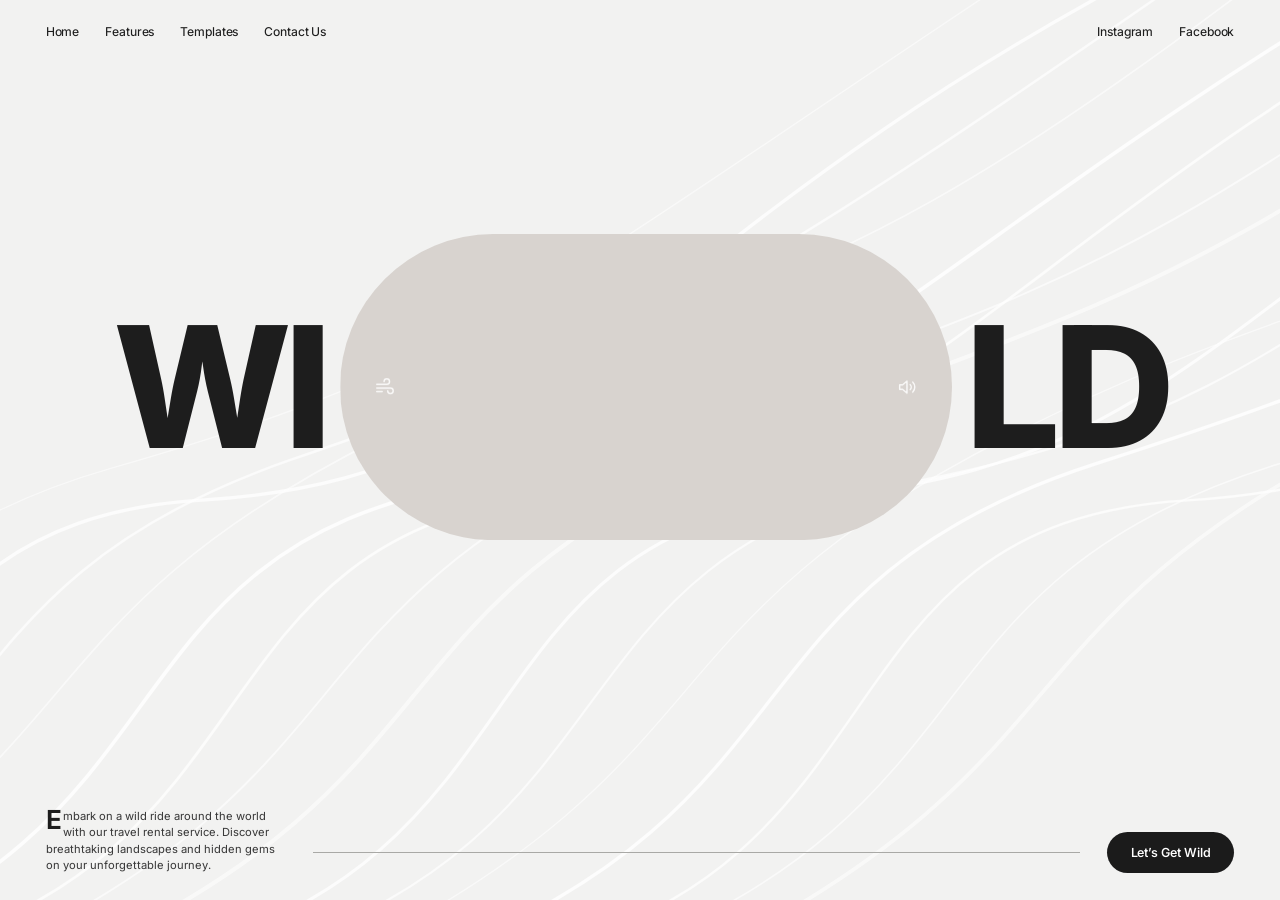
<file: wild/index.html>
<!doctype html>
<html lang="en">
<head>
<meta charset="utf-8">
<meta name="viewport" content="width=device-width, initial-scale=1">
<title>Wild — Travel Rentals</title>
<meta name="description" content="Wild is a fictional travel rental brand. Embark on a wild ride around the world.">
<link rel="preload" href="fonts/inter-var.woff2" as="font" type="font/woff2" crossorigin>
<style>
@font-face{
  font-family:"Inter";
  src:url("fonts/inter-var.woff2") format("woff2");
  font-weight:100 900;
  font-style:normal;
  font-display:block;
}
:root{
  --fs:min(19.6vh,13.2vw);
  --page:#ffffff;
  --paper:#f2f2f1;
  --ink:#1d1d1d;
  --ink-2:#3a3a3a;
  --rule:#a9a9a6;
  --btn:#1b1b1b;
  --fill:#d8d3cf;
  --hair:#b9b9b9;
}
*{box-sizing:border-box;margin:0;padding:0}
html,body{height:100%}
body{
  background:var(--page);
  color:var(--ink);
  font-family:"Inter",system-ui,sans-serif;
  overflow:hidden;
  -webkit-font-smoothing:antialiased;
}
a{color:inherit;text-decoration:none}
button{font:inherit;color:inherit;background:none;border:0;cursor:pointer}

/* ---------- background ---------- */
.bg{position:fixed;inset:0;background:var(--paper);opacity:0;pointer-events:none}
.bg svg{position:absolute;inset:0;width:100%;height:100%;display:block}

/* ---------- nav ---------- */
.nav{
  position:fixed;top:0;left:0;right:0;z-index:3;
  display:flex;justify-content:space-between;align-items:center;
  padding:calc(var(--fs)*.14) calc(var(--fs)*.27) 0;
  font-size:max(12px,calc(var(--fs)*.072));
  font-weight:450;letter-spacing:-.005em;
  transform:translateY(-140%);
}
.nav ul{display:flex;gap:2.1em;list-style:none}
.nav a{transition:opacity .2s}
.nav a:hover{opacity:.55}

/* ---------- hero ---------- */
.hero{
  position:fixed;left:0;right:0;top:43%;
  transform:translateY(-50%);
  display:flex;justify-content:center;align-items:center;
  gap:.026em;
  font-size:var(--fs);
  font-weight:800;letter-spacing:-.045em;line-height:.8;
  white-space:nowrap;user-select:none;
  visibility:hidden;
}
.ready .hero{visibility:visible}
.hero .half{display:block;font:inherit;letter-spacing:inherit}
.hero .wi{padding-right:.01em}
.hero .ld{margin-left:-.01em}

.pill{
  position:relative;flex:none;
  width:.012em;height:1.81em;
  border-radius:999px;overflow:hidden;
  background:var(--fill);
  clip-path:inset(50% 0 50% 0);
  isolation:isolate;
}
.pill video{
  position:absolute;top:0;left:50%;
  height:100%;width:max(4.2em,100%);
  transform:translateX(-50%);
  object-fit:cover;object-position:center top;
  opacity:1;display:block;
}
.pill .hair{position:absolute;inset:0;background:var(--hair);opacity:1;z-index:1}
.pill .icons{position:absolute;inset:0;z-index:2;opacity:0;pointer-events:none}
.pill .ico{
  position:absolute;top:50%;
  width:.13em;height:.13em;
  transform:translateY(-50%);
  color:#fff;opacity:.85;pointer-events:auto;
  display:grid;place-items:center;
}
.pill .ico svg{width:100%;height:100%;display:block;overflow:visible}
.pill .ico.l{left:.2em}
.pill .ico.r{right:.2em}
.pill .ico .waves{transition:opacity .25s}
.pill .ico[aria-pressed="false"] .waves{opacity:0}
.pill .ico[aria-pressed="false"] .mute{opacity:1}
.pill .ico .mute{opacity:0;transition:opacity .25s}

/* ---------- footer ---------- */
.foot{
  position:fixed;left:0;right:0;bottom:0;z-index:3;
  display:flex;align-items:flex-end;
  gap:calc(var(--fs)*.16);
  padding:0 calc(var(--fs)*.27) calc(var(--fs)*.16);
  transform:translateY(160%);
}
.foot p{
  flex:none;
  width:calc(var(--fs)*1.42);
  font-size:max(11px,calc(var(--fs)*.066));
  line-height:1.45;color:var(--ink-2);font-weight:420;
}
.foot p .cap{
  float:left;font-size:2.35em;font-weight:650;color:var(--ink);
  line-height:.82;margin:.04em .08em 0 0;letter-spacing:-.02em;
}
.foot .end{flex:1;display:flex;align-items:center;gap:calc(var(--fs)*.16)}
.foot .rule{flex:1;height:1px;background:var(--rule);transform:scaleX(0);transform-origin:50% 50%}
.cta{
  flex:none;
  background:var(--btn);color:#fff;
  font-size:max(12.5px,calc(var(--fs)*.072));font-weight:550;letter-spacing:-.005em;
  padding:1.05em 1.9em;border-radius:999px;
  transition:transform .2s ease,background .2s;
}
.cta:hover{background:#000;transform:translateY(-1px)}
.cta:focus-visible,.ico:focus-visible,.nav a:focus-visible{outline:2px solid var(--ink);outline-offset:3px}

/* ---------- phone ---------- */
@media (max-width:720px){
  :root{--fs:min(34vw,16.5vh)}
  .nav{padding:18px 20px 0;font-size:12.5px}
  .nav ul{gap:1.4em}
  .nav .social{display:none}
  .hero{
    top:47%;flex-direction:column;gap:.03em;
  }
  .hero .wi,.hero .ld{padding:0;margin:0}
  .pill{
    width:calc(100vw - 40px);height:1.5px;
    border-radius:calc((100vw - 40px) / 1.85 / 2);
    clip-path:inset(0 50% 0 50%);
  }
  .pill video{
    top:50%;left:0;width:100%;
    height:calc((100vw - 40px) / 1.85);
    transform:translateY(-50%);
  }
  .pill .ico{width:20px;height:20px}
  .pill .ico.l{left:22px}
  .pill .ico.r{right:22px}
  .foot{flex-direction:column;align-items:stretch;gap:14px;padding:0 20px 20px}
  .foot p{width:100%;font-size:13px;line-height:1.5}
  .foot .end{gap:20px}
  .cta{height:38px;padding:0 18px;font-size:13px;display:flex;align-items:center}
}
</style>
</head>
<body>

<div class="bg" aria-hidden="true">
  <svg id="lines" viewBox="0 0 1600 1000" preserveAspectRatio="none"></svg>
</div>

<nav class="nav" aria-label="Main">
  <ul>
    <li><a href="#">Home</a></li>
    <li><a href="#">Features</a></li>
    <li><a href="#">Templates</a></li>
    <li><a href="#">Contact Us</a></li>
  </ul>
  <ul class="social">
    <li><a href="#">Instagram</a></li>
    <li><a href="#">Facebook</a></li>
  </ul>
</nav>

<main class="hero" aria-label="Wild">
  <h1 class="half wi" aria-label="Wild">WI</h1>
  <div class="pill" id="pill">
    <video id="vid" muted loop playsinline preload="auto"
      poster="https://d2ol7oe51mr4n9.cloudfront.net/user_38xzZboKViGWJOttwIXH07lWA1P/726b168c-da47-4682-a255-cc3e02f89bae.jpg"
      src="https://d2ol7oe51mr4n9.cloudfront.net/user_38xzZboKViGWJOttwIXH07lWA1P/175fbbcd-e50a-480c-bab2-ca16d4678322.mp4"
      aria-label="A floating island with a waterfall above sunset clouds"></video>
    <div class="hair" id="hair"></div>
    <div class="icons" id="icons">
      <span class="ico l" aria-hidden="true">
        <svg viewBox="0 0 24 24" fill="none" stroke="currentColor" stroke-width="1.6" stroke-linecap="round" stroke-linejoin="round">
          <path d="M3 9h11a3 3 0 1 0-3-3"/>
          <path d="M3 13h15a3 3 0 1 1-3 3"/>
          <path d="M3 17h6"/>
        </svg>
      </span>
      <button class="ico r" id="sound" type="button" aria-pressed="true" aria-label="Toggle sound waves">
        <svg viewBox="0 0 24 24" fill="none" stroke="currentColor" stroke-width="1.6" stroke-linecap="round" stroke-linejoin="round">
          <path d="M4 9.5h3.2L12 5.5v13l-4.8-4H4z"/>
          <g class="waves"><path d="M15.5 9.2a4 4 0 0 1 0 5.6"/><path d="M18.3 6.6a7.6 7.6 0 0 1 0 10.8"/></g>
          <g class="mute"><path d="M16 10l4 4M20 10l-4 4"/></g>
        </svg>
      </button>
    </div>
  </div>
  <span class="half ld" aria-hidden="true">LD</span>
</main>

<footer class="foot">
  <p><span class="cap">E</span>mbark on a wild ride around the world with our travel rental service. Discover breathtaking landscapes and hidden gems on your unforgettable journey.</p>
  <div class="end">
    <span class="rule" id="rule"></span>
    <button class="cta" id="cta" type="button">Let’s Get Wild</button>
  </div>
</footer>

<script>
(() => {
  const D = 2100;
  const $ = s => document.querySelector(s);
  const hero = $('.hero'), pill = $('#pill'), hair = $('#hair'), icons = $('#icons');
  const bg = $('.bg'), nav = $('.nav'), foot = $('.foot'), rule = $('#rule');
  const vid = $('#vid'), sound = $('#sound'), cta = $('#cta');
  const params = new URLSearchParams(location.search);
  const REC = params.get('rec') === '1';
  const reduced = matchMedia('(prefers-reduced-motion: reduce)').matches;
  const phoneMQ = matchMedia('(max-width: 720px)');

  /* ---------- background strokes ---------- */
  (function drawLines(){
    const svg = $('#lines'), NS = 'http://www.w3.org/2000/svg';
    for (let i = 0; i < 15; i++) {
      const o = i * 112 - 420;
      const w = Math.sin(i * 1.7) * 60;
      const d = `M ${o - 260} 1060 C ${o + 220} ${900 + w}, ${o + 90} ${640 - w}, ${o + 560} ${520 + w * .6}`
              + ` S ${o + 1080} ${330 - w}, ${o + 1780} ${-80 + w * .5}`;
      const p = document.createElementNS(NS, 'path');
      p.setAttribute('d', d);
      p.setAttribute('fill', 'none');
      p.setAttribute('stroke', '#fff');
      p.setAttribute('stroke-linecap', 'round');
      p.setAttribute('vector-effect', 'non-scaling-stroke');
      p.setAttribute('stroke-width', (1.2 + ((i * 7) % 10) / 9 * 2.7).toFixed(2));
      p.setAttribute('stroke-opacity', (.55 + ((i * 5) % 7) / 6 * .3).toFixed(2));
      svg.appendChild(p);
    }
  })();

  /* ---------- timeline ---------- */
  const E1 = 'cubic-bezier(.5,0,.3,1)', E2 = 'cubic-bezier(.45,0,.3,1)', E3 = 'cubic-bezier(.4,0,.2,1)';
  const EO = 'cubic-bezier(.2,.8,.2,1)';
  let anims = [], gen = 0, busy = false;

  function build(){
    anims.forEach(a => a.cancel());
    anims = []; gen++; busy = false;
    const phone = phoneMQ.matches;
    const add = (el, kf) => { const a = el.animate(kf, { duration: D, fill: 'both' }); a.pause(); anims.push(a); };

    if (!phone) {
      add(pill, [
        { width: '.012em', offset: 0 },
        { width: '.012em', offset: .14, easing: E1 },
        { width: '.16em',  offset: .30, easing: E2 },
        { width: '1.81em', offset: .58, easing: E3 },
        { width: '3.62em', offset: 1 }
      ]);
      add(pill, [
        { clipPath: 'inset(50% 0% 50% 0%)', offset: 0, easing: E1 },
        { clipPath: 'inset(0% 0% 0% 0%)', offset: .14 },
        { clipPath: 'inset(0% 0% 0% 0%)', offset: 1 }
      ]);
      add(hero, [
        { gap: '.026em', offset: 0 },
        { gap: '.026em', offset: .14, easing: E2 },
        { gap: '.05em',  offset: .58, easing: E3 },
        { gap: '.085em', offset: 1 }
      ]);
    } else {
      const H = (innerWidth - 40) / 1.85;
      add(pill, [
        { height: '1.5px', offset: 0 },
        { height: '1.5px', offset: .14, easing: E1 },
        { height: (H * .10) + 'px', offset: .30, easing: E2 },
        { height: (H * .55) + 'px', offset: .58, easing: E3 },
        { height: H + 'px', offset: 1 }
      ]);
      add(pill, [
        { clipPath: 'inset(0% 50% 0% 50%)', offset: 0, easing: E1 },
        { clipPath: 'inset(0% 0% 0% 0%)', offset: .14 },
        { clipPath: 'inset(0% 0% 0% 0%)', offset: 1 }
      ]);
      add(hero, [
        { gap: '.03em', offset: 0 },
        { gap: '.03em', offset: .14, easing: E2 },
        { gap: '.1em', offset: 1 }
      ]);
    }
    add(hair, [
      { opacity: 1, offset: 0 }, { opacity: 1, offset: .14, easing: 'ease-out' },
      { opacity: 0, offset: .30 }, { opacity: 0, offset: 1 }
    ]);
    add(bg, [
      { opacity: 0, offset: 0 }, { opacity: 0, offset: .45, easing: 'ease-in-out' },
      { opacity: 1, offset: .78 }, { opacity: 1, offset: 1 }
    ]);
    add(nav, [
      { transform: 'translateY(-140%)', offset: 0 }, { transform: 'translateY(-140%)', offset: .50, easing: EO },
      { transform: 'translateY(0)', offset: .86 }, { transform: 'translateY(0)', offset: 1 }
    ]);
    add(foot, [
      { transform: 'translateY(160%)', offset: 0 }, { transform: 'translateY(160%)', offset: .52, easing: EO },
      { transform: 'translateY(0)', offset: .90 }, { transform: 'translateY(0)', offset: 1 }
    ]);
    add(rule, [
      { transform: 'scaleX(0)', offset: 0 }, { transform: 'scaleX(0)', offset: .40, easing: E3 },
      { transform: 'scaleX(1)', offset: .95 }, { transform: 'scaleX(1)', offset: 1 }
    ]);
    add(icons, [
      { opacity: 0, offset: 0 }, { opacity: 0, offset: .80, easing: 'ease-out' },
      { opacity: 1, offset: 1 }
    ]);
  }

  const allDone = () => Promise.all(anims.map(a => a.finished));
  function forward(){ anims.forEach(a => { a.playbackRate = 1; a.play(); }); return allDone(); }
  function backward(){ anims.forEach(a => { a.playbackRate = -1; a.play(); }); return allDone(); }
  function toEnd(){ anims.forEach(a => a.finish()); }

  function replay(){
    if (busy || reduced) return;
    busy = true;
    const g = gen;
    backward()
      .then(() => { if (g === gen) return forward(); })
      .then(() => { if (g === gen) busy = false; })
      .catch(() => {});
  }

  /* ---------- video ---------- */
  function playVideo(){ if (reduced) return; const p = vid.play(); if (p) p.catch(() => {}); }
  vid.addEventListener('loadeddata', playVideo);

  window.__recVideo = t => {
    const dur = (isFinite(vid.duration) && vid.duration > 0) ? vid.duration : 4.25;
    return (t % dur) + 1 / 120;
  };

  /* ---------- interaction ---------- */
  cta.addEventListener('click', replay);
  sound.addEventListener('click', () => {
    sound.setAttribute('aria-pressed', sound.getAttribute('aria-pressed') === 'true' ? 'false' : 'true');
  });

  let rz;
  addEventListener('resize', () => {
    cancelAnimationFrame(rz);
    rz = requestAnimationFrame(() => { build(); toEnd(); });
  });

  /* ---------- start ---------- */
  build();
  const fontsReady = document.fonts
    ? document.fonts.load('800 100px Inter').then(() => document.fonts.ready).catch(() => {})
    : Promise.resolve();

  fontsReady.then(() => {
    document.documentElement.classList.add('ready');
    if (reduced) { toEnd(); vid.pause(); return; }
    playVideo();
    busy = true;
    const g = gen;
    forward().then(() => { if (g === gen) busy = false; }).catch(() => {});
    if (REC) {
      setTimeout(() => { if (g === gen) { busy = true; backward().catch(() => {}); } }, 4900);
    }
  });
})();
</script>
</body>
</html>
</file>
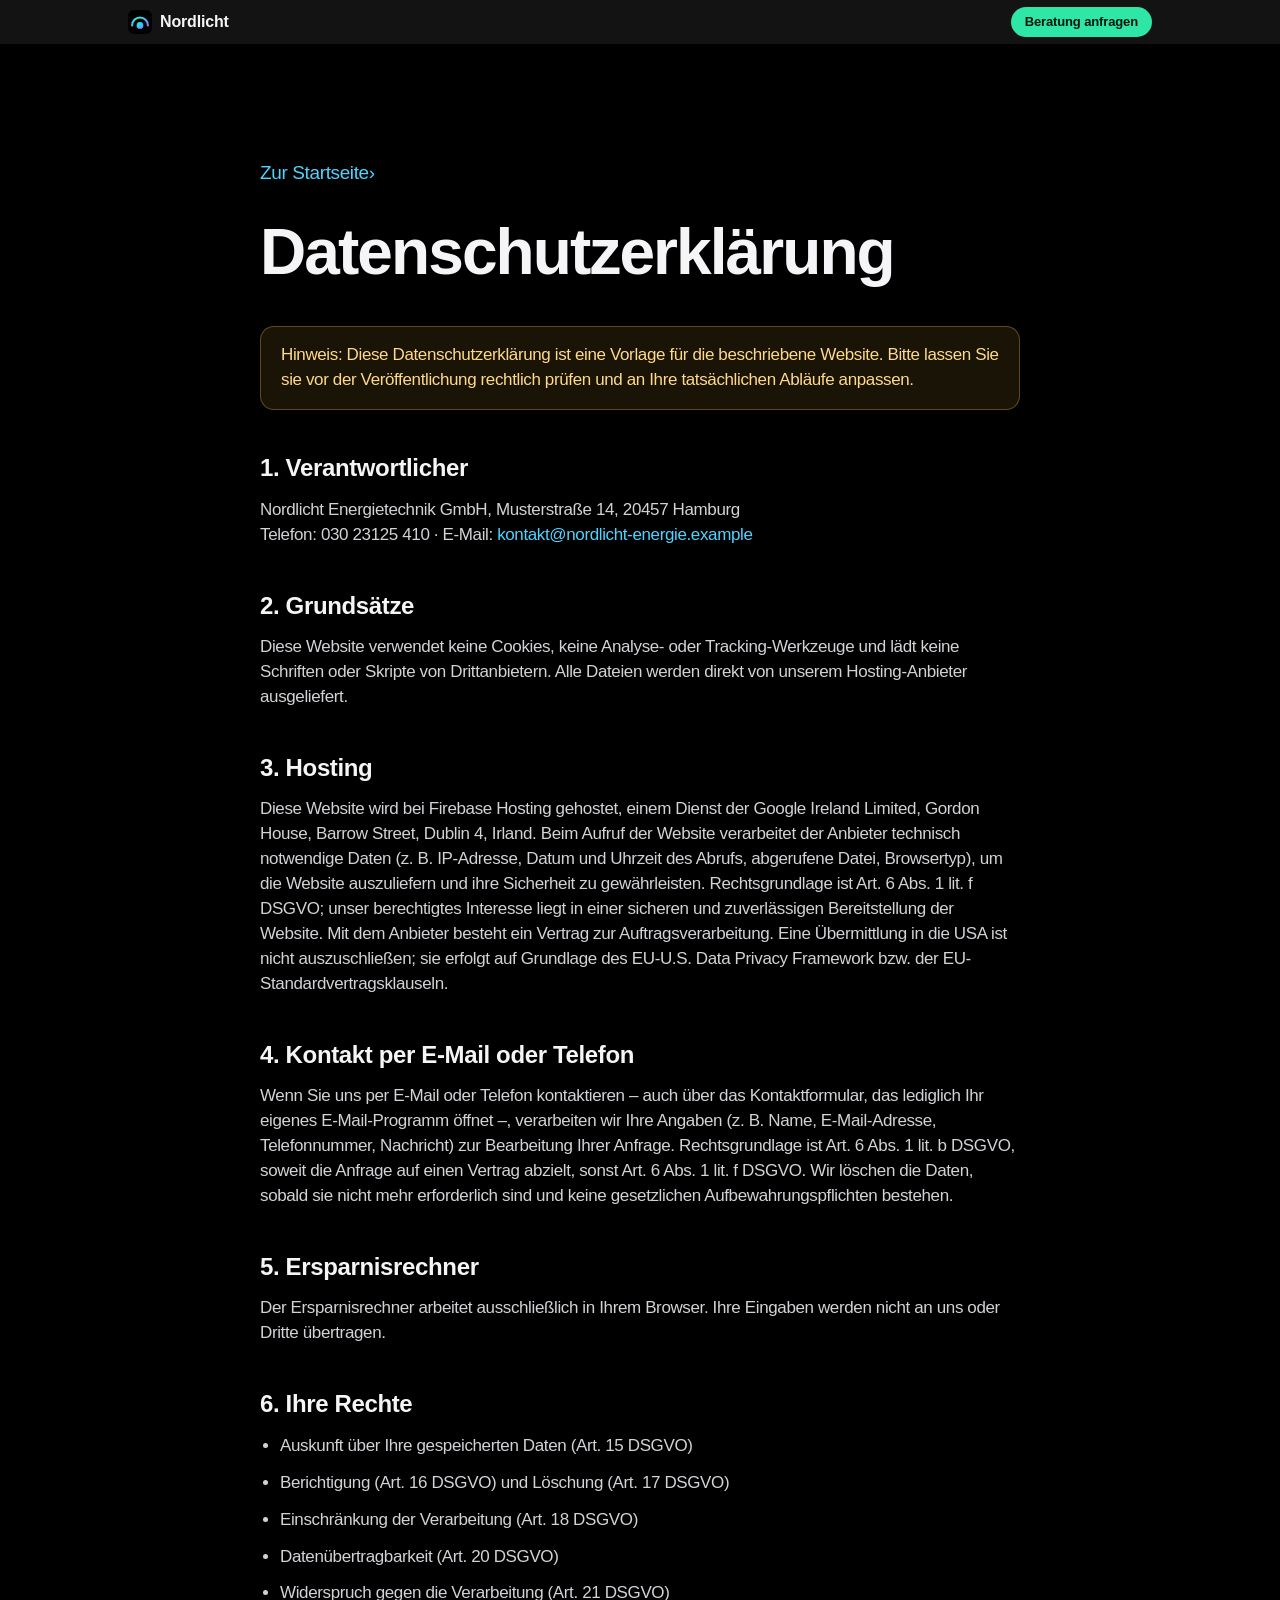
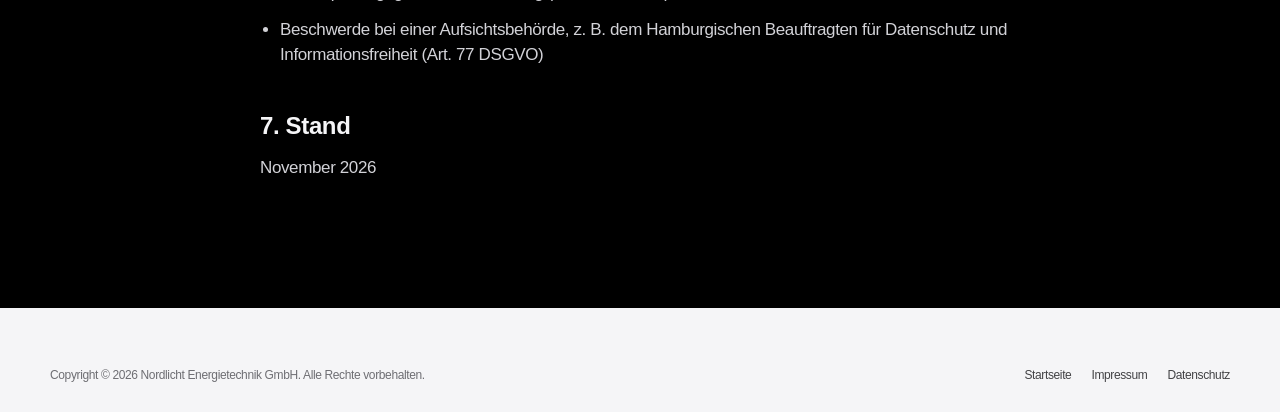
<file: datenschutz.html>
<!doctype html>
<html lang="de">
<head>
  <meta charset="utf-8">
  <meta name="viewport" content="width=device-width, initial-scale=1, viewport-fit=cover">
  <title>Datenschutz – Nordlicht Energietechnik</title>
  <meta name="robots" content="index, follow">
  <meta name="theme-color" content="#000000">
  <link rel="icon" href="assets/img/favicon.svg" type="image/svg+xml">
  <link rel="stylesheet" href="assets/css/style.css">
</head>
<body>
  <header class="gnav">
    <nav class="gnav__inner" aria-label="Hauptnavigation">
      <a class="brand" href="index.html" aria-label="Nordlicht Energietechnik – Startseite">
        <img class="brand__mark" src="assets/img/favicon.svg" alt="">
        <span class="brand__name">Nordlicht</span>
      </a>
      <a class="btn btn--sm" href="index.html#kontakt">Beratung anfragen</a>
    </nav>
  </header>
  <main class="legal">
    <div class="container">
      <a class="link-arrow back" href="index.html">Zur Startseite</a>
      <h1>Datenschutz&shy;erklärung</h1>
      <p class="notice">Hinweis: Diese Datenschutzerklärung ist eine Vorlage für die beschriebene Website. Bitte lassen Sie sie vor der Veröffentlichung rechtlich prüfen und an Ihre tatsächlichen Abläufe anpassen.</p>

      <h2>1. Verantwortlicher</h2>
      <p>Nordlicht Energietechnik GmbH, Musterstraße 14, 20457 Hamburg<br>
         Telefon: 030 23125 410 · E-Mail: <a href="mailto:kontakt@nordlicht-energie.example">kontakt@nordlicht-energie.example</a></p>

      <h2>2. Grundsätze</h2>
      <p>Diese Website verwendet keine Cookies, keine Analyse- oder Tracking-Werkzeuge und lädt keine Schriften oder Skripte von Drittanbietern. Alle Dateien werden direkt von unserem Hosting-Anbieter ausgeliefert.</p>

      <h2>3. Hosting</h2>
      <p>Diese Website wird bei Firebase Hosting gehostet, einem Dienst der Google Ireland Limited, Gordon House, Barrow Street, Dublin 4, Irland. Beim Aufruf der Website verarbeitet der Anbieter technisch notwendige Daten (z.&nbsp;B. IP-Adresse, Datum und Uhrzeit des Abrufs, abgerufene Datei, Browsertyp), um die Website auszuliefern und ihre Sicherheit zu gewährleisten. Rechtsgrundlage ist Art.&nbsp;6 Abs.&nbsp;1 lit.&nbsp;f DSGVO; unser berechtigtes Interesse liegt in einer sicheren und zuverlässigen Bereitstellung der Website. Mit dem Anbieter besteht ein Vertrag zur Auftragsverarbeitung. Eine Übermittlung in die USA ist nicht auszuschließen; sie erfolgt auf Grundlage des EU-U.S. Data Privacy Framework bzw. der EU-Standardvertragsklauseln.</p>

      <h2>4. Kontakt per E-Mail oder Telefon</h2>
      <p>Wenn Sie uns per E-Mail oder Telefon kontaktieren – auch über das Kontaktformular, das lediglich Ihr eigenes E-Mail-Programm öffnet –, verarbeiten wir Ihre Angaben (z.&nbsp;B. Name, E-Mail-Adresse, Telefonnummer, Nachricht) zur Bearbeitung Ihrer Anfrage. Rechtsgrundlage ist Art.&nbsp;6 Abs.&nbsp;1 lit.&nbsp;b DSGVO, soweit die Anfrage auf einen Vertrag abzielt, sonst Art.&nbsp;6 Abs.&nbsp;1 lit.&nbsp;f DSGVO. Wir löschen die Daten, sobald sie nicht mehr erforderlich sind und keine gesetzlichen Aufbewahrungspflichten bestehen.</p>

      <h2>5. Ersparnisrechner</h2>
      <p>Der Ersparnisrechner arbeitet ausschließlich in Ihrem Browser. Ihre Eingaben werden nicht an uns oder Dritte übertragen.</p>

      <h2>6. Ihre Rechte</h2>
      <ul>
        <li>Auskunft über Ihre gespeicherten Daten (Art.&nbsp;15 DSGVO)</li>
        <li>Berichtigung (Art.&nbsp;16 DSGVO) und Löschung (Art.&nbsp;17 DSGVO)</li>
        <li>Einschränkung der Verarbeitung (Art.&nbsp;18 DSGVO)</li>
        <li>Datenübertragbarkeit (Art.&nbsp;20 DSGVO)</li>
        <li>Widerspruch gegen die Verarbeitung (Art.&nbsp;21 DSGVO)</li>
        <li>Beschwerde bei einer Aufsichtsbehörde, z.&nbsp;B. dem Hamburgischen Beauftragten für Datenschutz und Informationsfreiheit (Art.&nbsp;77 DSGVO)</li>
      </ul>

      <h2>7. Stand</h2>
      <p>November 2026</p>
    </div>
  </main>
  <footer class="footer">
    <div class="container">
      <div class="footer__bottom">
        <p>Copyright © 2026 Nordlicht Energietechnik GmbH. Alle Rechte vorbehalten.</p>
        <ul><li><a href="index.html">Startseite</a></li><li><a href="impressum.html">Impressum</a></li><li><a href="datenschutz.html">Datenschutz</a></li></ul>
      </div>
    </div>
  </footer>
</body>
</html>
</file>
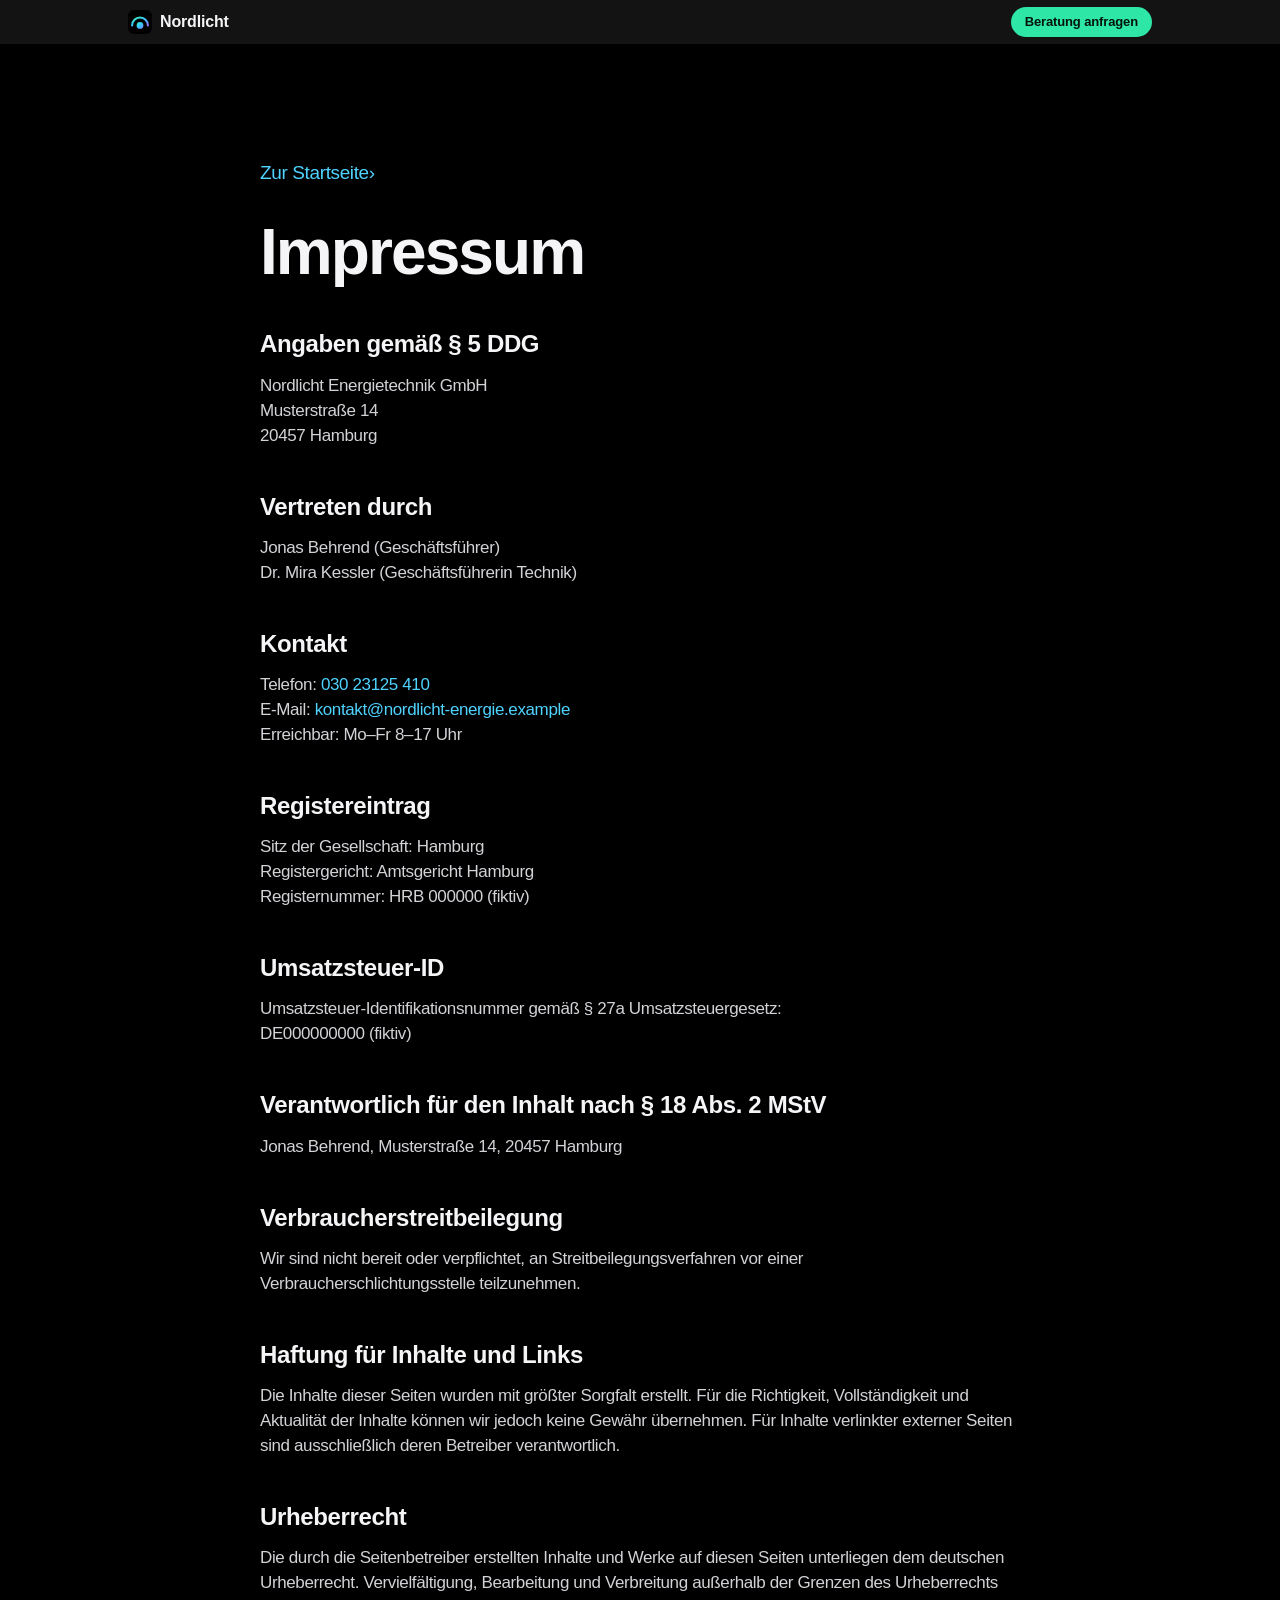
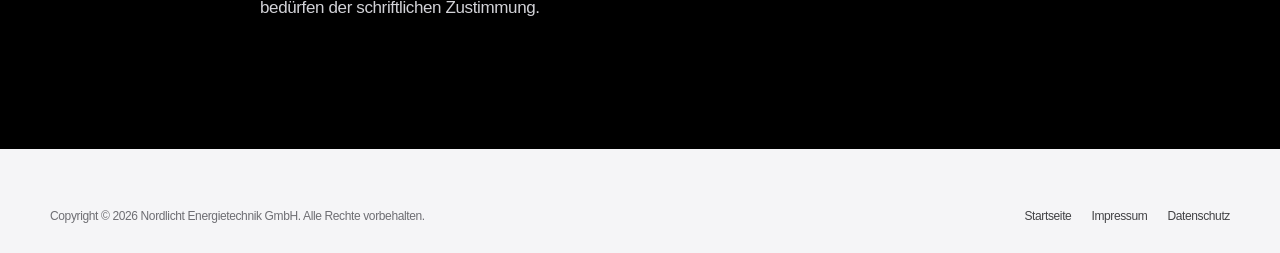
<file: impressum.html>
<!doctype html>
<html lang="de">
<head>
  <meta charset="utf-8">
  <meta name="viewport" content="width=device-width, initial-scale=1, viewport-fit=cover">
  <title>Impressum – Nordlicht Energietechnik</title>
  <meta name="robots" content="index, follow">
  <meta name="theme-color" content="#000000">
  <link rel="icon" href="assets/img/favicon.svg" type="image/svg+xml">
  <link rel="stylesheet" href="assets/css/style.css">
</head>
<body>
  <header class="gnav">
    <nav class="gnav__inner" aria-label="Hauptnavigation">
      <a class="brand" href="index.html" aria-label="Nordlicht Energietechnik – Startseite">
        <img class="brand__mark" src="assets/img/favicon.svg" alt="">
        <span class="brand__name">Nordlicht</span>
      </a>
      <a class="btn btn--sm" href="index.html#kontakt">Beratung anfragen</a>
    </nav>
  </header>
  <main class="legal">
    <div class="container">
      <a class="link-arrow back" href="index.html">Zur Startseite</a>
      <h1>Impressum</h1>

      <h2>Angaben gemäß § 5 DDG</h2>
      <p>Nordlicht Energietechnik GmbH<br>Musterstraße 14<br>20457 Hamburg</p>

      <h2>Vertreten durch</h2>
      <p>Jonas Behrend (Geschäftsführer)<br>Dr. Mira Kessler (Geschäftsführerin Technik)</p>

      <h2>Kontakt</h2>
      <p>Telefon: <a href="tel:+493023125410">030 23125 410</a><br>
         E-Mail: <a href="mailto:kontakt@nordlicht-energie.example">kontakt@nordlicht-energie.example</a><br>
         Erreichbar: Mo–Fr 8–17 Uhr</p>

      <h2>Registereintrag</h2>
      <p>Sitz der Gesellschaft: Hamburg<br>Registergericht: Amtsgericht Hamburg<br>Registernummer: HRB 000000 (fiktiv)</p>

      <h2>Umsatzsteuer-ID</h2>
      <p>Umsatzsteuer-Identifikationsnummer gemäß § 27a Umsatzsteuergesetz:<br>DE000000000 (fiktiv)</p>

      <h2>Verantwortlich für den Inhalt nach § 18 Abs. 2 MStV</h2>
      <p>Jonas Behrend, Musterstraße 14, 20457 Hamburg</p>

      <h2>Verbraucherstreitbeilegung</h2>
      <p>Wir sind nicht bereit oder verpflichtet, an Streitbeilegungsverfahren vor einer Verbraucherschlichtungsstelle teilzunehmen.</p>

      <h2>Haftung für Inhalte und Links</h2>
      <p>Die Inhalte dieser Seiten wurden mit größter Sorgfalt erstellt. Für die Richtigkeit, Vollständigkeit und Aktualität der Inhalte können wir jedoch keine Gewähr übernehmen. Für Inhalte verlinkter externer Seiten sind ausschließlich deren Betreiber verantwortlich.</p>

      <h2>Urheberrecht</h2>
      <p>Die durch die Seitenbetreiber erstellten Inhalte und Werke auf diesen Seiten unterliegen dem deutschen Urheberrecht. Vervielfältigung, Bearbeitung und Verbreitung außerhalb der Grenzen des Urheberrechts bedürfen der schriftlichen Zustimmung.</p>
    </div>
  </main>
  <footer class="footer">
    <div class="container">
      <div class="footer__bottom">
        <p>Copyright © 2026 Nordlicht Energietechnik GmbH. Alle Rechte vorbehalten.</p>
        <ul><li><a href="index.html">Startseite</a></li><li><a href="impressum.html">Impressum</a></li><li><a href="datenschutz.html">Datenschutz</a></li></ul>
      </div>
    </div>
  </footer>
</body>
</html>
</file>
<file: assets/css/style.css>
/* =========================================================
   Nordlicht Energietechnik – Stylesheet
   Keine externen Schriften/Dienste (DSGVO-freundlich).
   ========================================================= */

:root {
  --bg: #000;
  --surface: #121214;
  --surface-2: #1c1c1f;
  --line: rgba(255, 255, 255, .12);
  --text: #f5f5f7;
  --muted: #a1a1a6;
  --dim: #6e6e73;

  --light-bg: #f5f5f7;
  --light-surface: #fff;
  --light-text: #1d1d1f;
  --light-muted: #6e6e73;

  --a1: #3cf2b0;
  --a2: #33c7ff;
  --a3: #8f7bff;
  --sun: #ffc24b;
  --grid: #ff6b6b;
  --grad: linear-gradient(90deg, var(--a1), var(--a2) 52%, var(--a3));

  --btn: #2ee6a6;
  --btn-hover: #5cf3bf;
  --btn-text: #03140d;
  --link: #4fd3ff;

  --font: -apple-system, BlinkMacSystemFont, "SF Pro Display", "Segoe UI", Roboto, "Helvetica Neue", Arial, sans-serif;
  --radius: 28px;
  --radius-s: 18px;
  --max: 1180px;
  --gnav-h: 44px;
  --lnav-h: 52px;
  --ease: cubic-bezier(.25, .1, .25, 1);
  --ease-out: cubic-bezier(.16, 1, .3, 1);
}

/* ---------- Basis ---------- */
*, *::before, *::after { box-sizing: border-box; }
html {
  -webkit-text-size-adjust: 100%;
  scroll-behavior: smooth;
  scroll-padding-top: calc(var(--lnav-h) + 16px);
  background: var(--bg);
}
body {
  margin: 0;
  background: var(--bg);
  color: var(--text);
  font-family: var(--font);
  font-size: 17px;
  line-height: 1.47;
  letter-spacing: -.022em;
  -webkit-font-smoothing: antialiased;
  -moz-osx-font-smoothing: grayscale;
  overflow-x: clip;
}
img, svg, canvas { display: block; max-width: 100%; }
a { color: var(--link); text-decoration: none; }
a:hover { text-decoration: underline; }
h1, h2, h3, h4, p, ul, ol, dl, dd, figure, blockquote { margin: 0; }
ul, ol { padding: 0; list-style: none; }
button, input, textarea { font: inherit; color: inherit; letter-spacing: inherit; }
:focus-visible { outline: 2px solid var(--a2); outline-offset: 3px; border-radius: 6px; }
sup { font-size: .55em; line-height: 0; vertical-align: super; margin-left: 1px; }
sup a { color: inherit; opacity: .7; }
address { font-style: normal; }

.skip-link {
  position: absolute; left: 16px; top: -100px; z-index: 1000;
  background: var(--text); color: #000; padding: 10px 16px; border-radius: 10px;
}
.skip-link:focus { top: 12px; }

.container { width: min(100% - 32px, var(--max)); margin-inline: auto; }
.muted { color: var(--muted); }

.grad-text {
  background: var(--grad);
  -webkit-background-clip: text;
  background-clip: text;
  color: transparent;
  -webkit-box-decoration-break: clone;
  box-decoration-break: clone;
}

/* ---------- Typografie ---------- */
.eyebrow {
  font-size: clamp(17px, 1.7vw, 21px);
  font-weight: 600;
  letter-spacing: .004em;
  color: var(--muted);
  margin-bottom: 14px;
}
.h2 {
  font-size: clamp(40px, 6.8vw, 80px);
  line-height: 1.05;
  font-weight: 700;
  letter-spacing: -.025em;
}
.h3 {
  font-size: clamp(28px, 3.6vw, 40px);
  line-height: 1.1;
  font-weight: 700;
  letter-spacing: -.02em;
  margin: clamp(64px, 9vw, 120px) 0 32px;
}
.lead {
  font-size: clamp(19px, 2vw, 24px);
  line-height: 1.38;
  color: var(--muted);
  font-weight: 500;
  max-width: 34em;
  margin-top: 24px;
}
.lead--light { color: var(--text); margin-top: 0; }

.section { padding: clamp(96px, 13vw, 170px) 0; position: relative; }
.section--tight { padding: clamp(72px, 9vw, 120px) 0; }
.section-head { margin-bottom: clamp(48px, 6vw, 80px); }
.section-head--center { text-align: center; }
.section-head--center .lead { margin-inline: auto; }

.section--light { background: var(--light-bg); color: var(--light-text); }
.section--light .eyebrow,
.section--light .muted,
.section--light .lead { color: var(--light-muted); }

/* ---------- Buttons & Links ---------- */
.btn {
  display: inline-flex; align-items: center; justify-content: center;
  min-height: 44px; padding: 0 22px;
  border-radius: 980px; border: 0; cursor: pointer;
  background: var(--btn); color: var(--btn-text);
  font-size: 17px; font-weight: 600; letter-spacing: -.01em;
  transition: background .25s var(--ease), transform .25s var(--ease);
  white-space: nowrap;
}
.btn:hover { background: var(--btn-hover); text-decoration: none; }
.btn:active { transform: scale(.97); }
.btn--sm { min-height: 30px; padding: 0 14px; font-size: 13px; }
.btn--block { width: 100%; }

.link-arrow { font-size: 19px; font-weight: 500; color: var(--link); }
.link-arrow::after { content: " ›"; display: inline-block; transition: transform .25s var(--ease); }
.link-arrow:hover::after { transform: translateX(3px); }

/* ---------- Globale Navigation ---------- */
.gnav {
  position: relative; z-index: 60;
  height: var(--gnav-h);
  background: rgba(22, 22, 23, .9);
}
.gnav__inner {
  width: min(100% - 32px, 1024px); height: 100%; margin: auto;
  display: flex; align-items: center; justify-content: space-between;
}
.brand { display: inline-flex; align-items: center; gap: 8px; color: var(--text); }
.brand:hover { text-decoration: none; }
.brand__mark { width: 24px; height: 24px; }
.brand__name { font-weight: 700; font-size: 16px; letter-spacing: -.01em; }
.gnav__menu { display: flex; gap: clamp(16px, 3vw, 36px); }
.gnav__menu a { color: rgba(245, 245, 247, .8); font-size: 12px; letter-spacing: -.01em; transition: color .2s; }
.gnav__menu a:hover { color: #fff; text-decoration: none; }
.gnav__toggle { display: none; }

@media (max-width: 833px) {
  .gnav__toggle {
    display: grid; place-content: center; gap: 6px;
    width: 44px; height: 44px; margin-right: -12px;
    background: none; border: 0; cursor: pointer;
  }
  .gnav__toggle span { display: block; width: 18px; height: 1.5px; background: var(--text); transition: transform .35s var(--ease); }
  .gnav__toggle[aria-expanded="true"] span:first-child { transform: translateY(3.75px) rotate(45deg); }
  .gnav__toggle[aria-expanded="true"] span:last-child { transform: translateY(-3.75px) rotate(-45deg); }
  .gnav__menu {
    position: fixed; inset: var(--gnav-h) 0 auto 0; height: calc(100dvh - var(--gnav-h));
    flex-direction: column; gap: 0; padding: 20px 32px;
    background: rgba(10, 10, 12, .97);
    -webkit-backdrop-filter: blur(20px); backdrop-filter: blur(20px);
    opacity: 0; visibility: hidden; transform: translateY(-8px);
    transition: opacity .35s var(--ease), transform .35s var(--ease), visibility 0s .35s;
  }
  .gnav.is-open .gnav__menu { opacity: 1; visibility: visible; transform: none; transition-delay: 0s; }
  .gnav__menu a { display: block; padding: 12px 0; font-size: 28px; font-weight: 600; color: var(--text); }
  body.menu-open { overflow: hidden; }
}

/* ---------- Lokale Navigation ---------- */
.lnav {
  position: sticky; top: 0; z-index: 50;
  height: var(--lnav-h);
  background: rgba(0, 0, 0, .55);
  -webkit-backdrop-filter: saturate(180%) blur(20px);
  backdrop-filter: saturate(180%) blur(20px);
  border-bottom: 1px solid transparent;
  transition: background .3s var(--ease), border-color .3s var(--ease);
}
.lnav.is-stuck { background: rgba(22, 22, 23, .78); border-color: var(--line); }
.lnav__inner {
  width: min(100% - 32px, 1024px); height: 100%; margin: auto;
  display: flex; align-items: center; justify-content: space-between; gap: 16px;
}
.lnav__title { color: var(--text); font-size: 21px; font-weight: 600; letter-spacing: .01em; white-space: nowrap; }
.lnav__title:hover { text-decoration: none; }
.lnav__right { display: flex; align-items: center; gap: 24px; }
.lnav__links { display: flex; gap: 24px; }
.lnav__links a { color: rgba(245, 245, 247, .8); font-size: 12px; position: relative; }
.lnav__links a:hover { color: #fff; text-decoration: none; }
.lnav__links a.is-active { color: #fff; }
.lnav__links a.is-active::after {
  content: ""; position: absolute; left: 0; right: 0; bottom: -17px; height: 1px; background: #fff;
}
@media (max-width: 833px) {
  .lnav__links { display: none; }
  .lnav__title { font-size: 17px; }
}

/* ---------- Reveal-Animationen ---------- */
.js [data-reveal] {
  opacity: 0;
  transform: translate3d(0, 48px, 0);
  transition: opacity 1.1s var(--ease-out), transform 1.1s var(--ease-out);
  transition-delay: var(--d, 0ms);
}
.js [data-reveal].is-visible { opacity: 1; transform: none; }

/* ---------- Hero ---------- */
.hero { --p: 0; position: relative; height: 230vh; background: #000; }
.hero__sticky {
  position: sticky; top: 0; height: 100vh; height: 100svh;
  overflow: hidden; isolation: isolate;
}
.hero__aurora {
  position: absolute; left: -10%; top: -15%; width: 120%; height: 85%;
  z-index: -2;
  filter: blur(26px) saturate(135%);
  opacity: calc(.95 - var(--p) * .55);
}
.hero__vignette {
  position: absolute; inset: 0; z-index: -1;
  background:
    radial-gradient(120% 70% at 50% 0%, transparent 40%, #000 85%),
    linear-gradient(to bottom, transparent 55%, #000 100%);
}
.hero__content {
  position: absolute; inset: 0 0 auto 0;
  padding: calc(var(--lnav-h) + clamp(40px, 9vh, 110px)) 16px 0;
  text-align: center;
  opacity: calc(1 - var(--p) * 2.4);
  transform: translate3d(0, calc(var(--p) * -14vh), 0) scale(calc(1 - var(--p) * .12));
  will-change: transform, opacity;
}
.hero__eyebrow { font-size: clamp(15px, 1.6vw, 19px); font-weight: 600; color: var(--muted); }
.hero__title {
  margin-top: 14px;
  font-size: clamp(48px, 9.6vw, 128px);
  line-height: 1;
  font-weight: 800;
  letter-spacing: -.04em;
}
.hero__lead {
  margin: 22px auto 0; max-width: 30em;
  font-size: clamp(17px, 1.9vw, 22px); line-height: 1.4; font-weight: 500; color: #d2d2d7;
}
.hero__cta { margin-top: 30px; display: flex; gap: 28px; justify-content: center; align-items: center; flex-wrap: wrap; }

.hero__visual {
  position: absolute; left: 50%; top: 50%;
  width: min(88vw, 980px, 120vh);
  transform: translate3d(-50%, calc(-50% + (1 - var(--p)) * 28vh - var(--p) * 8vh), 0);
  perspective: 1500px;
  will-change: transform;
}
.hero__glow {
  position: absolute; left: 10%; right: 10%; top: 40%; height: 70%;
  background: radial-gradient(closest-side, rgba(60, 242, 176, .45), rgba(51, 199, 255, .2) 55%, transparent);
  filter: blur(40px);
  opacity: calc(.35 + var(--p) * .65);
}
.panel {
  position: relative;
  aspect-ratio: 16 / 10;
  border-radius: clamp(8px, 1.4vw, 16px);
  padding: clamp(5px, .9vw, 10px);
  background: linear-gradient(145deg, #3b4352, #12151b 45%, #2a313d);
  box-shadow: 0 60px 120px -30px rgba(0, 0, 0, .9), inset 0 0 0 1px rgba(255, 255, 255, .08);
  transform-origin: 50% 100%;
  transform: rotateX(calc((1 - var(--p)) * 66deg)) scale(calc(.8 + var(--p) * .08));
  will-change: transform;
}
.panel__cells {
  position: absolute; inset: clamp(5px, .9vw, 10px);
  border-radius: clamp(4px, .8vw, 8px);
  overflow: hidden;
  background:
    repeating-linear-gradient(90deg, transparent 0 calc(10% - 3px), #0b0d12 calc(10% - 3px) 10%),
    repeating-linear-gradient(0deg, transparent 0 calc(16.6667% - 3px), #0b0d12 calc(16.6667% - 3px) 16.6667%),
    repeating-linear-gradient(90deg, transparent 0 calc(2.5% - .5px), rgba(200, 220, 255, .12) calc(2.5% - .5px) 2.5%),
    linear-gradient(160deg, #24508f 0%, #0f2448 45%, #0a1630 100%);
}
.panel__cells::after {
  /* Reflexion des Nordlichts */
  content: ""; position: absolute; inset: 0;
  background: linear-gradient(120deg, rgba(60, 242, 176, .25), transparent 35%, rgba(143, 123, 255, .22) 70%, transparent);
  mix-blend-mode: screen;
}
.panel__sheen {
  position: absolute; inset: 0; border-radius: inherit; pointer-events: none;
  background: linear-gradient(105deg, transparent 30%, rgba(255, 255, 255, .28) 45%, transparent 58%);
  background-size: 260% 100%;
  background-position: calc(110% - var(--p) * 120%) 0;
  mix-blend-mode: overlay;
}
.hero__after {
  position: absolute; left: 0; right: 0; bottom: clamp(32px, 9vh, 96px);
  padding: 0 16px; text-align: center;
  font-size: clamp(30px, 4.6vw, 56px); line-height: 1.08; font-weight: 700; letter-spacing: -.03em;
  opacity: calc((var(--p) - .62) * 3.2);
  transform: translate3d(0, calc((1 - var(--p)) * 60px), 0);
}
.scroll-cue {
  position: absolute; left: 50%; bottom: 24px; width: 40px; height: 40px; margin-left: -20px;
  color: var(--muted); display: grid; place-items: center;
  opacity: calc(1 - var(--p) * 6);
  animation: cue 2.2s var(--ease) infinite;
}
.scroll-cue svg { width: 26px; height: 26px; }
@keyframes cue { 0%, 100% { transform: translateY(0); } 50% { transform: translateY(8px); } }

@media (max-width: 734px) {
  .hero { height: 200vh; }
  .hero__visual { width: 92vw; transform: translate3d(-50%, calc(-50% + (1 - var(--p)) * 24vh), 0); }
  .hero__cta { gap: 20px; }
}

/* ---------- Intro / Wort-Highlight ---------- */
.intro { padding-top: clamp(80px, 12vw, 160px); }
.words {
  font-size: clamp(30px, 4.8vw, 60px);
  line-height: 1.14;
  font-weight: 700;
  letter-spacing: -.03em;
  max-width: 19em;
}
.js .words .w { color: #3a3a3d; transition: color .35s var(--ease); }
.js .words .w.on { color: var(--text); }
.js .words .w.hl.on { color: var(--a1); }

/* ---------- Bento ---------- */
.bento { display: grid; grid-template-columns: repeat(6, 1fr); gap: 20px; }
.tile {
  position: relative; overflow: hidden;
  grid-column: span 2;
  min-height: 360px;
  padding: clamp(28px, 3.4vw, 44px);
  border-radius: var(--radius);
  background: var(--surface);
  display: flex; flex-direction: column; justify-content: flex-end;
}
.tile--wide { grid-column: span 4; }
.tile--team { grid-column: span 2; }
.tile__label { font-size: 17px; font-weight: 600; color: var(--muted); }
.tile__text { margin-top: 10px; color: var(--muted); font-size: 17px; max-width: 26em; position: relative; }
.tile__meta { position: absolute; top: clamp(28px, 3.4vw, 44px); right: clamp(28px, 3.4vw, 44px); color: var(--dim); font-size: 14px; font-weight: 600; }
.stat {
  font-size: clamp(64px, 9.6vw, 128px);
  line-height: 1;
  font-weight: 800;
  letter-spacing: -.045em;
  margin-top: 6px;
  font-variant-numeric: tabular-nums;
  position: relative;
}
.stat--m { font-size: clamp(52px, 6vw, 80px); }

.dotfield {
  position: absolute; inset: 0;
  background-image: radial-gradient(circle, rgba(60, 242, 176, .9) 1.2px, transparent 1.8px);
  background-size: 18px 18px;
  -webkit-mask-image: radial-gradient(60% 70% at 78% 30%, #000 0%, transparent 70%);
  mask-image: radial-gradient(60% 70% at 78% 30%, #000 0%, transparent 70%);
  opacity: 0; transition: opacity 2s var(--ease) .3s;
}
.is-visible .dotfield { opacity: .55; }

.ring { position: absolute; top: 28px; right: 28px; width: 96px; height: 96px; transform: rotate(-90deg); }
.ring circle { fill: none; stroke-width: 9; }
.ring__track { stroke: #2a2a2e; }
.ring__bar {
  stroke: url(#ring-g); stroke-linecap: round;
  stroke-dasharray: 326.73; stroke-dashoffset: 326.73;
  transition: stroke-dashoffset 1.8s var(--ease-out) .3s;
}
.is-visible .ring__bar { stroke-dashoffset: calc(326.73 * (1 - var(--v))); }

.bars { position: absolute; top: 32px; right: 32px; left: 32px; height: 110px; display: flex; align-items: flex-end; gap: 8px; }
.bars span {
  flex: 1; border-radius: 6px 6px 2px 2px;
  height: calc(var(--h) * 100%);
  background: linear-gradient(to top, rgba(51, 199, 255, .25), var(--a2));
  transform: scaleY(0); transform-origin: bottom;
  transition: transform 1.2s var(--ease-out);
}
.bars span:nth-child(n) { transition-delay: calc(var(--h) * 600ms + 200ms); }
.is-visible .bars span { transform: scaleY(1); }
.shield { position: absolute; top: 32px; right: 32px; width: 72px; height: 72px; }

@media (max-width: 1068px) {
  .tile, .tile--wide { grid-column: span 3; }
  .tile--wide, .tile--team { grid-column: span 6; }
}
@media (max-width: 734px) {
  .bento { grid-template-columns: 1fr; gap: 16px; }
  .tile, .tile--wide, .tile--team { grid-column: auto; min-height: 320px; }
  .tile__meta { position: static; margin-top: 16px; }
}

/* ---------- Tagesverlauf ---------- */
.day-intro { padding-bottom: 0; }
.day { position: relative; height: 460vh; }
.day__sticky {
  position: sticky; top: var(--lnav-h);
  height: calc(100vh - var(--lnav-h)); height: calc(100svh - var(--lnav-h));
  display: flex; align-items: center; justify-content: center;
  overflow: hidden;
}
.day__frame { width: min(100% - 32px, var(--max), calc((100svh - var(--lnav-h) - 190px) * 1.786)); }
.day__stage {
  position: relative;
  aspect-ratio: 1000 / 560;
  border-radius: var(--radius);
  overflow: hidden;
  background: #05060f;
  box-shadow: 0 0 0 1px var(--line);
}
.day__svg { width: 100%; height: 100%; }
.svg-label { fill: #c3cad6; font: 600 15px var(--font); letter-spacing: .02em; }
.win { fill: #0f1520; }

.flow {
  fill: none; stroke-width: 4; stroke-linecap: round;
  stroke-dasharray: 2 12;
  opacity: 0;
  animation: flow 1s linear infinite;
  transition: opacity .3s;
}
.flow--pv { stroke: var(--a1); }
.flow--bat { stroke: var(--a2); }
.flow--grid { stroke: var(--grid); }
.flow--feed { stroke: var(--sun); }
@keyframes flow { to { stroke-dashoffset: -28; } }

.day__captions { position: absolute; left: clamp(16px, 3vw, 36px); top: clamp(16px, 3vw, 32px); right: 16px; }
.day__caption {
  position: absolute; left: 0; top: 0; max-width: 22em;
  font-size: clamp(15px, 1.7vw, 22px); line-height: 1.3; font-weight: 600; color: rgba(245, 245, 247, .82);
  opacity: 0; transform: translateY(12px);
  transition: opacity .5s var(--ease), transform .5s var(--ease);
  text-shadow: 0 1px 12px rgba(0, 0, 0, .35);
}
.day__caption strong { color: #fff; }
.day__caption.is-active { opacity: 1; transform: none; }

.day__hud {
  display: grid; grid-template-columns: auto 1fr; align-items: center; gap: 12px 40px;
  margin-top: 24px;
}
.day__clock {
  font-size: clamp(40px, 5vw, 64px); font-weight: 700; letter-spacing: -.03em; line-height: 1;
  font-variant-numeric: tabular-nums;
}
.day__clock small { font-size: .32em; color: var(--muted); margin-left: 8px; font-weight: 600; letter-spacing: 0; }
.day__metrics { display: grid; grid-template-columns: repeat(4, 1fr); gap: 16px; }
.day__metrics dt { font-size: 13px; color: var(--muted); font-weight: 600; display: flex; align-items: center; gap: 6px; }
.day__metrics dd { font-size: clamp(19px, 2vw, 26px); font-weight: 700; font-variant-numeric: tabular-nums; letter-spacing: -.02em; }
.day__bar { grid-column: 1 / -1; position: relative; height: 4px; border-radius: 4px; background: #232327; }
.day__bar-fill { position: absolute; inset: 0 auto 0 0; width: 0; border-radius: inherit; background: var(--grad); }
.day__ticks { position: absolute; inset: 10px 0 auto 0; display: block; }
.day__ticks i {
  position: absolute; font-style: normal; font-size: 11px; color: var(--dim); transform: translateX(-50%);
}
.day__ticks i:nth-child(1) { left: 5.26%; }
.day__ticks i:nth-child(2) { left: 36.84%; }
.day__ticks i:nth-child(3) { left: 68.42%; }
.day__ticks i:nth-child(4) { left: 100%; transform: translateX(-100%); }

.dot { display: inline-block; width: 9px; height: 9px; border-radius: 50%; flex: none; }
.dot--pv { background: var(--a1); }
.dot--load { background: #f5f5f7; }
.dot--bat { background: var(--a2); }
.dot--grid { background: var(--grid); }
.dot--line { background: none; width: 16px; height: 0; border-radius: 0; border-top: 2px dashed var(--sun); }

@media (max-width: 734px) {
  .day { height: 400vh; }
  .day__frame { width: calc(100% - 32px); }
  .day__stage { aspect-ratio: 10 / 7; }
  .day__hud { grid-template-columns: 1fr; gap: 14px; }
  .day__metrics { grid-template-columns: repeat(2, 1fr); gap: 10px 16px; }
  .day__clock { font-size: 36px; }
}

/* ---------- Vergleich ---------- */
.compare {
  --x: 50%;
  position: relative;
  aspect-ratio: 1000 / 480;
  border-radius: var(--radius);
  overflow: hidden;
  background: var(--surface);
  user-select: none; -webkit-user-select: none;
  touch-action: pan-y;
  cursor: ew-resize;
  box-shadow: 0 0 0 1px var(--line);
}
.compare__layer { position: absolute; inset: 0; }
.compare__layer--base { background: #121214; }
.compare__layer--top { background: #0d1513; clip-path: inset(0 0 0 var(--x)); }
.compare__chart { width: 100%; height: 100%; }
.compare__tag {
  position: absolute; top: clamp(14px, 2.4vw, 28px);
  font-size: clamp(14px, 1.6vw, 19px); font-weight: 700;
  display: flex; flex-direction: column; gap: 2px;
}
.compare__tag span { font-size: .78em; font-weight: 600; color: var(--muted); }
.compare__tag--left { left: clamp(14px, 2.6vw, 32px); }
.compare__tag--right { right: clamp(14px, 2.6vw, 32px); text-align: right; }
.compare__handle {
  position: absolute; top: 0; bottom: 0; left: var(--x);
  width: 44px; margin-left: -22px;
  display: grid; place-items: center;
  outline: none;
}
.compare__handle::before { content: ""; position: absolute; top: 0; bottom: 0; left: 50%; width: 2px; margin-left: -1px; background: #fff; box-shadow: 0 0 20px rgba(255, 255, 255, .5); }
.compare__knob {
  position: relative; width: 44px; height: 44px; border-radius: 50%;
  background: #fff; color: #000; display: grid; place-items: center;
  box-shadow: 0 6px 24px rgba(0, 0, 0, .45);
  transition: transform .2s var(--ease);
}
.compare__knob svg { width: 22px; height: 22px; }
.compare__handle:focus-visible .compare__knob { box-shadow: 0 0 0 4px var(--a2); }
.compare.is-dragging .compare__knob { transform: scale(1.12); }
.compare.is-intro .compare__handle, .compare.is-intro .compare__layer--top { transition: left 1.2s var(--ease-out), clip-path 1.2s var(--ease-out); }

.chart-grid { stroke: rgba(255, 255, 255, .07); stroke-width: 1; }
.chart-axis { fill: var(--dim); font: 600 13px var(--font); }
.legend { display: flex; flex-wrap: wrap; gap: 10px 28px; margin-top: 22px; color: var(--muted); font-size: 14px; }
.legend li { display: flex; align-items: center; gap: 8px; }

@media (max-width: 734px) {
  .compare { aspect-ratio: 4 / 3.4; }
}

/* ---------- Tabs ---------- */
.tabs__list {
  position: relative; display: inline-flex; gap: 4px; padding: 4px;
  border-radius: 999px; background: #e8e8ed; margin-bottom: 48px;
}
.tabs__tab {
  position: relative; z-index: 1;
  border: 0; background: none; cursor: pointer;
  padding: 10px 26px; border-radius: 999px;
  font-size: 17px; font-weight: 600; color: var(--light-muted);
  transition: color .3s var(--ease);
}
.tabs__tab[aria-selected="true"] { color: var(--light-text); }
.tabs__ink {
  position: absolute; top: 4px; bottom: 4px; left: 0; width: 0; border-radius: 999px;
  background: #fff; box-shadow: 0 2px 8px rgba(0, 0, 0, .1);
  transition: transform .45s var(--ease-out), width .45s var(--ease-out);
}
.tabs__panel { animation: fadeUp .6s var(--ease-out); }
@keyframes fadeUp { from { opacity: 0; transform: translateY(16px); } to { opacity: 1; transform: none; } }
.feature-grid { display: grid; grid-template-columns: repeat(3, 1fr); gap: 40px; }
.feature { border-top: 1px solid #d2d2d7; padding-top: 22px; }
.feature h3 { font-size: 21px; line-height: 1.2; letter-spacing: -.015em; margin-bottom: 10px; }
.feature p { color: var(--light-muted); }
@media (max-width: 734px) { .feature-grid { grid-template-columns: 1fr; gap: 28px; } }

/* ---------- Galerie ---------- */
.gallery { margin-top: clamp(64px, 8vw, 110px); }
.gallery__track {
  --pad: max(16px, calc((100vw - var(--max)) / 2));
  display: flex; gap: 20px;
  overflow-x: auto; overscroll-behavior-x: contain;
  scroll-snap-type: x mandatory;
  scroll-padding-inline: var(--pad);
  padding: 8px var(--pad) 24px;
  scrollbar-width: none;
  outline: none;
}
.gallery__track::-webkit-scrollbar { display: none; }
.card {
  position: relative; flex: 0 0 min(82vw, 400px);
  height: clamp(460px, 56vw, 580px);
  border-radius: var(--radius);
  overflow: hidden;
  scroll-snap-align: start;
  color: #fff;
  display: flex; flex-direction: column;
  transition: transform .5s var(--ease-out);
}
.card:hover { transform: scale(1.012); }
.card__text { position: relative; z-index: 1; padding: 32px 30px 0; }
.card__eyebrow { font-size: 14px; font-weight: 700; text-transform: uppercase; letter-spacing: .06em; opacity: .75; }
.card__title { margin-top: 10px; font-size: clamp(24px, 2.4vw, 30px); line-height: 1.12; letter-spacing: -.02em; font-weight: 700; }
.card__art { position: absolute; inset: 0; }

.card--pv { background: linear-gradient(170deg, #0f2a52, #061226); }
.card--bat { background: linear-gradient(170deg, #06312c, #03130f); }
.card--ems { background: linear-gradient(170deg, #241a4f, #0b0820); }
.card--mount { background: linear-gradient(170deg, #3a2a0e, #140d03); }
.card--service { background: linear-gradient(170deg, #1d2430, #07090c); }

.art-pv { display: grid; grid-template-columns: repeat(3, 1fr); gap: 8px; padding: 0 30px 34px; align-content: end; perspective: 600px; }
.art-pv span {
  aspect-ratio: 1 / 1.4; border-radius: 6px;
  background:
    repeating-linear-gradient(90deg, transparent 0 calc(25% - 1px), rgba(255, 255, 255, .12) calc(25% - 1px) 25%),
    repeating-linear-gradient(0deg, transparent 0 calc(16.66% - 1px), rgba(255, 255, 255, .12) calc(16.66% - 1px) 16.66%),
    linear-gradient(160deg, #2e66c2, #0e2550);
  transform: rotateX(28deg);
  box-shadow: 0 20px 30px -10px rgba(0, 0, 0, .6);
}
.art-bat span {
  position: absolute; left: 50%; bottom: 40px; width: 42%; height: 52%; margin-left: -21%;
  border-radius: 22px; border: 3px solid rgba(255, 255, 255, .2); overflow: hidden;
}
.art-bat span::after {
  content: ""; position: absolute; inset: auto 8px 8px 8px; height: 76%; border-radius: 14px;
  background: linear-gradient(to top, var(--a1), var(--a2));
  animation: charge 4s var(--ease) infinite alternate;
  transform-origin: bottom;
}
@keyframes charge { from { transform: scaleY(.25); } to { transform: scaleY(1); } }
.art-ems span {
  position: absolute; left: 50%; bottom: 120px; border-radius: 50%;
  border: 2px solid rgba(143, 123, 255, .55); transform: translate(-50%, 50%);
  animation: pulse 3.6s var(--ease) infinite;
}
.art-ems span:nth-child(1) { width: 90px; height: 90px; background: radial-gradient(circle, #8f7bff, #5b3fd6); border: 0; animation: none; }
.art-ems span:nth-child(2) { width: 180px; height: 180px; }
.art-ems span:nth-child(3) { width: 270px; height: 270px; animation-delay: .8s; }
@keyframes pulse { 0%, 100% { opacity: .3; transform: translate(-50%, 50%) scale(.95); } 50% { opacity: 1; transform: translate(-50%, 50%) scale(1.03); } }
.art-mount span {
  position: absolute; left: 0; right: 0; bottom: 0; height: 55%;
  background:
    linear-gradient(150deg, transparent 49.5%, rgba(255, 194, 75, .7) 50%, transparent 50.5%),
    linear-gradient(30deg, transparent 49.5%, rgba(255, 194, 75, .7) 50%, transparent 50.5%),
    radial-gradient(60% 80% at 50% 100%, rgba(255, 194, 75, .35), transparent 70%);
}
.art-service span {
  position: absolute; left: 30px; right: 30px; bottom: 40px; height: 45%;
  background:
    linear-gradient(to top, rgba(60, 242, 176, .18), transparent),
    repeating-linear-gradient(0deg, transparent 0 39px, rgba(255, 255, 255, .06) 39px 40px);
  border-bottom: 1px solid rgba(255, 255, 255, .2);
  -webkit-mask-image: linear-gradient(to top, #000 0 100%);
  clip-path: polygon(0 100%, 0 70%, 12% 62%, 24% 66%, 36% 45%, 48% 50%, 60% 30%, 72% 36%, 84% 18%, 100% 10%, 100% 100%);
}
.gallery__controls { display: flex; align-items: center; justify-content: space-between; margin-top: 12px; }
.gallery__dots { display: flex; gap: 10px; padding: 10px 16px; border-radius: 999px; background: #e8e8ed; }
.gallery__dots button {
  width: 8px; height: 8px; padding: 0; border: 0; border-radius: 999px; cursor: pointer;
  background: #86868b; transition: width .4s var(--ease-out), background .3s;
}
.gallery__dots button[aria-current="true"] { width: 32px; background: var(--light-text); }
.gallery__paddles { display: flex; gap: 14px; }
.paddle {
  width: 40px; height: 40px; border-radius: 50%; border: 0; cursor: pointer;
  background: #e8e8ed; color: var(--light-text); display: grid; place-items: center;
  transition: background .2s, opacity .3s;
}
.paddle:hover { background: #dcdce1; }
.paddle:disabled { opacity: .35; cursor: default; }
.paddle svg { width: 20px; height: 20px; }

/* ---------- Rechner ---------- */
.calc {
  display: grid; grid-template-columns: minmax(0, 1fr) minmax(0, 1.1fr); gap: 20px;
}
.calc > * { min-width: 0; }
.calc__hint { margin-top: auto; font-size: 13px; color: var(--dim); }
.calc__inputs, .calc__results {
  background: var(--surface); border-radius: var(--radius);
  padding: clamp(24px, 3.5vw, 44px);
}
.calc__inputs { display: flex; flex-direction: column; gap: 36px; }
.calc__results { display: grid; grid-template-columns: 1fr 1fr; gap: 28px 24px; align-content: start; }
.result--big { grid-column: 1 / -1; padding-bottom: 24px; border-bottom: 1px solid var(--line); }
.result__label { font-size: 14px; color: var(--muted); font-weight: 600; }
.result__value { font-size: clamp(56px, 7vw, 88px); line-height: 1.02; font-weight: 800; letter-spacing: -.04em; font-variant-numeric: tabular-nums; margin-top: 6px; }
.result--big .result__value { background: var(--grad); -webkit-background-clip: text; background-clip: text; color: transparent; }
.result__value--s { font-size: clamp(28px, 3vw, 36px); letter-spacing: -.025em; }
.meter { height: 6px; border-radius: 6px; background: #2a2a2e; margin-top: 10px; overflow: hidden; }
.meter span { display: block; height: 100%; width: 0; border-radius: inherit; background: var(--grad); transition: width .6s var(--ease-out); }
.calc__results .btn { grid-column: 1 / -1; margin-top: 8px; }

.field__row { display: flex; justify-content: space-between; align-items: baseline; gap: 12px; margin-bottom: 14px; }
.field label { font-weight: 600; }
.field output { font-weight: 700; font-variant-numeric: tabular-nums; color: var(--a1); }

.range {
  --fill: 50%;
  -webkit-appearance: none; appearance: none;
  width: 100%; height: 28px; background: transparent; cursor: pointer; margin: 0;
}
.range::-webkit-slider-runnable-track {
  height: 6px; border-radius: 6px;
  background: linear-gradient(90deg, var(--a1), var(--a2)) 0 / var(--fill) 100% no-repeat, #2f2f33;
}
.range::-moz-range-track { height: 6px; border-radius: 6px; background: #2f2f33; }
.range::-moz-range-progress { height: 6px; border-radius: 6px; background: linear-gradient(90deg, var(--a1), var(--a2)); }
.range::-webkit-slider-thumb {
  -webkit-appearance: none; width: 28px; height: 28px; margin-top: -11px; border-radius: 50%;
  background: #fff; box-shadow: 0 2px 10px rgba(0, 0, 0, .4); transition: transform .15s;
}
.range::-moz-range-thumb { width: 28px; height: 28px; border: 0; border-radius: 50%; background: #fff; box-shadow: 0 2px 10px rgba(0, 0, 0, .4); }
.range:active::-webkit-slider-thumb { transform: scale(1.12); }

.seg { display: inline-flex; padding: 4px; border-radius: 999px; background: #232327; align-self: flex-start; }
.seg label { position: relative; cursor: pointer; }
.seg input { position: absolute; opacity: 0; pointer-events: none; }
.seg span { display: block; padding: 8px 22px; border-radius: 999px; font-weight: 600; color: var(--muted); transition: background .3s var(--ease), color .3s; }
.seg input:checked + span { background: #f5f5f7; color: #000; }
.seg input:focus-visible + span { outline: 2px solid var(--a2); outline-offset: 2px; }

.switch { display: inline-flex; align-items: center; gap: 14px; cursor: pointer; font-weight: 600; }
.switch input { position: absolute; opacity: 0; width: 1px; height: 1px; }
.switch__track { position: relative; width: 52px; height: 32px; border-radius: 999px; background: #39393d; transition: background .3s var(--ease); flex: none; }
.switch__thumb { position: absolute; top: 2px; left: 2px; width: 28px; height: 28px; border-radius: 50%; background: #fff; box-shadow: 0 2px 6px rgba(0, 0, 0, .3); transition: transform .3s var(--ease-out); }
.switch input:checked + .switch__track { background: var(--btn); }
.switch input:checked + .switch__track .switch__thumb { transform: translateX(20px); }
.switch input:focus-visible + .switch__track { outline: 2px solid var(--a2); outline-offset: 3px; }

@media (max-width: 900px) {
  .calc { grid-template-columns: minmax(0, 1fr); }
}
@media (max-width: 480px) {
  .calc__results { grid-template-columns: 1fr; }
}

/* ---------- Ablauf ---------- */
.steps {
  --p: 0;
  position: relative;
  display: grid; grid-template-columns: repeat(4, 1fr); gap: 32px;
  padding-top: 48px;
}
.steps::before, .steps::after {
  content: ""; position: absolute; top: 0; left: 0; height: 2px; border-radius: 2px;
}
.steps::before { right: 0; background: #d2d2d7; }
.steps::after { width: calc(var(--p) * 100%); background: var(--grad); }
.step__num {
  display: inline-block; font-size: 15px; font-weight: 700; color: #fff;
  background: var(--light-text); border-radius: 999px; padding: 4px 12px; margin-bottom: 20px;
}
.step h3 { font-size: 24px; letter-spacing: -.02em; line-height: 1.15; margin-bottom: 10px; }
.step p { color: var(--light-muted); }
@media (max-width: 900px) {
  .steps { grid-template-columns: 1fr 1fr; gap: 40px 32px; }
}
@media (max-width: 560px) {
  .steps { grid-template-columns: 1fr; padding-top: 0; padding-left: 28px; }
  .steps::before, .steps::after { top: 0; bottom: auto; left: 0; width: 2px; height: auto; }
  .steps::before { bottom: 0; right: auto; }
  .steps::after { height: calc(var(--p) * 100%); width: 2px; }
}

/* ---------- Über uns / Team ---------- */
.about { display: grid; grid-template-columns: 1fr 1fr; gap: clamp(32px, 6vw, 96px); align-items: start; }
.about .section-head { margin-bottom: 0; }
.facts { margin-top: 40px; display: grid; gap: 0; }
.facts div { display: grid; grid-template-columns: 170px 1fr; gap: 16px; padding: 18px 0; border-top: 1px solid var(--line); }
.facts dt { color: var(--muted); font-weight: 600; }
.facts dd { font-weight: 600; }
.team { display: grid; grid-template-columns: repeat(4, 1fr); gap: 20px; }
.person {
  background: var(--surface); border-radius: var(--radius); padding: 32px 28px 30px;
  transition: transform .5s var(--ease-out), background .3s;
}
.person:hover { transform: translateY(-4px); background: var(--surface-2); }
.avatar {
  display: grid; place-items: center;
  width: 88px; height: 88px; border-radius: 50%; margin-bottom: 26px;
  background: linear-gradient(135deg, var(--a), var(--b));
  color: #04120d; font-weight: 800; font-size: 28px; letter-spacing: -.02em;
}
.person h4 { font-size: 21px; letter-spacing: -.015em; }
.person p { color: var(--muted); margin-top: 4px; }
@media (max-width: 1000px) { .team { grid-template-columns: 1fr 1fr; } }
@media (max-width: 734px) {
  .about { grid-template-columns: 1fr; }
  .facts div { grid-template-columns: 1fr; gap: 4px; }
}
@media (max-width: 420px) { .team { grid-template-columns: 1fr; } }

/* ---------- Kundenstimmen ---------- */
.section--quotes { background: radial-gradient(80% 60% at 50% 0%, rgba(51, 199, 255, .09), transparent 70%), #000; }
.quotes { display: grid; grid-template-columns: 1fr 1fr; gap: 20px; }
.quote {
  position: relative; border-radius: var(--radius); padding: clamp(32px, 4.5vw, 60px);
  background: linear-gradient(160deg, #18181b, #0e0e10);
  box-shadow: inset 0 0 0 1px var(--line);
  display: flex; flex-direction: column; justify-content: space-between; gap: 40px;
}
.quote::before {
  content: "“"; position: absolute; top: 12px; right: 32px;
  font-size: 160px; line-height: 1; font-weight: 800;
  background: var(--grad); -webkit-background-clip: text; background-clip: text; color: transparent; opacity: .35;
}
.quote blockquote p { font-size: clamp(24px, 2.8vw, 36px); line-height: 1.2; font-weight: 700; letter-spacing: -.025em; position: relative; }
.quote figcaption { display: flex; flex-direction: column; }
.quote figcaption span { color: var(--muted); }
@media (max-width: 834px) { .quotes { grid-template-columns: 1fr; } }

/* ---------- Kontakt ---------- */
.section--contact { background: linear-gradient(to bottom, #000, #07120e); }
.contact { display: grid; grid-template-columns: 1fr 1fr; gap: clamp(32px, 6vw, 96px); align-items: start; }
.contact__list { margin-top: 44px; display: grid; gap: 18px; }
.contact__list li { display: flex; gap: 14px; align-items: flex-start; font-size: 19px; }
.contact__list svg { width: 24px; height: 24px; flex: none; color: var(--a1); margin-top: 2px; }
.contact__list a { color: var(--text); }
.open-state { display: inline-flex; align-items: center; gap: 6px; margin-left: 8px; font-size: 14px; font-weight: 600; color: var(--muted); }
.open-state::before { content: ""; width: 8px; height: 8px; border-radius: 50%; background: var(--dim); }
.open-state.is-open { color: var(--a1); }
.open-state.is-open::before { background: var(--a1); box-shadow: 0 0 0 0 rgba(60, 242, 176, .6); animation: ping 2s infinite; }
@keyframes ping { 70% { box-shadow: 0 0 0 8px rgba(60, 242, 176, 0); } 100% { box-shadow: 0 0 0 0 rgba(60, 242, 176, 0); } }

.form {
  background: var(--surface); border-radius: var(--radius); padding: clamp(24px, 3.5vw, 44px);
  display: grid; gap: 16px;
}
.form__row { display: grid; grid-template-columns: 1fr 1fr; gap: 16px; }
.input { position: relative; }
.input input, .input textarea {
  width: 100%; padding: 26px 16px 10px; border-radius: 14px;
  background: #1f1f22; border: 1px solid #333338; outline: none;
  font-size: 17px; resize: vertical;
  transition: border-color .2s, box-shadow .2s;
}
.input textarea { min-height: 130px; }
.input label {
  position: absolute; left: 17px; top: 18px; color: var(--muted); pointer-events: none;
  transform-origin: left top; transition: transform .2s var(--ease), color .2s;
}
.input input:focus, .input textarea:focus { border-color: var(--a2); box-shadow: 0 0 0 4px rgba(51, 199, 255, .18); }
.input input:focus + label, .input input:not(:placeholder-shown) + label,
.input textarea:focus + label, .input textarea:not(:placeholder-shown) + label { transform: translateY(-10px) scale(.75); }
.input.is-invalid input { border-color: var(--grid); }
.seg--form { margin: 4px 0; justify-self: start; }
.check { display: flex; gap: 12px; align-items: flex-start; font-size: 14px; color: var(--muted); cursor: pointer; }
.check input { width: 20px; height: 20px; margin: 1px 0 0; accent-color: var(--btn); flex: none; }
.check.is-invalid { color: var(--grid); }
.form__note { font-size: 13px; color: var(--dim); text-align: center; }
.form__note.is-error { color: var(--grid); }
.form__note.is-ok { color: var(--a1); }
@media (max-width: 834px) { .contact { grid-template-columns: 1fr; } }
@media (max-width: 480px) { .form__row { grid-template-columns: 1fr; } }

/* ---------- Footer ---------- */
.footer { background: var(--light-bg); color: var(--light-muted); font-size: 12px; line-height: 1.5; padding: 40px 0 28px; }
.footer a { color: #424245; }
.footnotes { list-style: decimal; padding-left: 16px; display: grid; gap: 8px; padding-bottom: 24px; border-bottom: 1px solid #d2d2d7; }
.footnotes li:target { color: var(--light-text); }
.footer__grid { display: grid; grid-template-columns: repeat(3, 1fr); gap: 24px; padding: 24px 0; border-bottom: 1px solid #d2d2d7; }
.footer h3 { font-size: 12px; color: var(--light-text); margin-bottom: 8px; }
.footer__grid li { margin-bottom: 6px; }
.footer__bottom { display: flex; justify-content: space-between; gap: 16px; flex-wrap: wrap; padding-top: 18px; }
.footer__bottom ul { display: flex; gap: 20px; }
@media (max-width: 734px) { .footer__grid { grid-template-columns: 1fr; } }

/* ---------- Unterseiten (Impressum, Datenschutz, 404) ---------- */
.legal { padding: clamp(64px, 9vw, 120px) 0; }
.legal .container { max-width: 760px; }
.legal h1 { font-size: clamp(40px, 6vw, 64px); letter-spacing: -.03em; line-height: 1.05; margin-bottom: 40px; }
.legal h2 { font-size: 24px; letter-spacing: -.015em; margin: 40px 0 12px; }
.legal p, .legal li { color: #d2d2d7; margin-bottom: 12px; }
.legal ul { list-style: disc; padding-left: 20px; }
.legal .notice { padding: 16px 20px; border-radius: 14px; background: rgba(255, 194, 75, .1); color: #ffd98a; border: 1px solid rgba(255, 194, 75, .3); margin-bottom: 32px; }
.legal .back { display: inline-block; margin-bottom: 32px; }
.notfound { min-height: calc(100vh - var(--gnav-h)); display: grid; place-items: center; text-align: center; padding: 40px 16px; }
.notfound h1 { font-size: clamp(64px, 14vw, 160px); line-height: 1; letter-spacing: -.05em; }
.notfound p { color: var(--muted); font-size: 21px; margin: 16px 0 32px; }

/* ---------- Reduzierte Bewegung ---------- */
@media (prefers-reduced-motion: reduce) {
  *, *::before, *::after { animation-duration: .001ms !important; animation-iteration-count: 1 !important; transition-duration: .001ms !important; }
  .js [data-reveal] { opacity: 1; transform: none; }
  .hero { height: auto; }
  .hero__sticky { position: relative; height: auto; min-height: 100svh; padding-bottom: 60px; }
  .hero__content { position: relative; opacity: 1; transform: none; }
  .hero__visual { position: relative; left: auto; top: auto; margin: 48px auto 0; transform: none; }
  .panel { transform: none; }
  .hero__after, .scroll-cue { display: none; }
}
</file>
